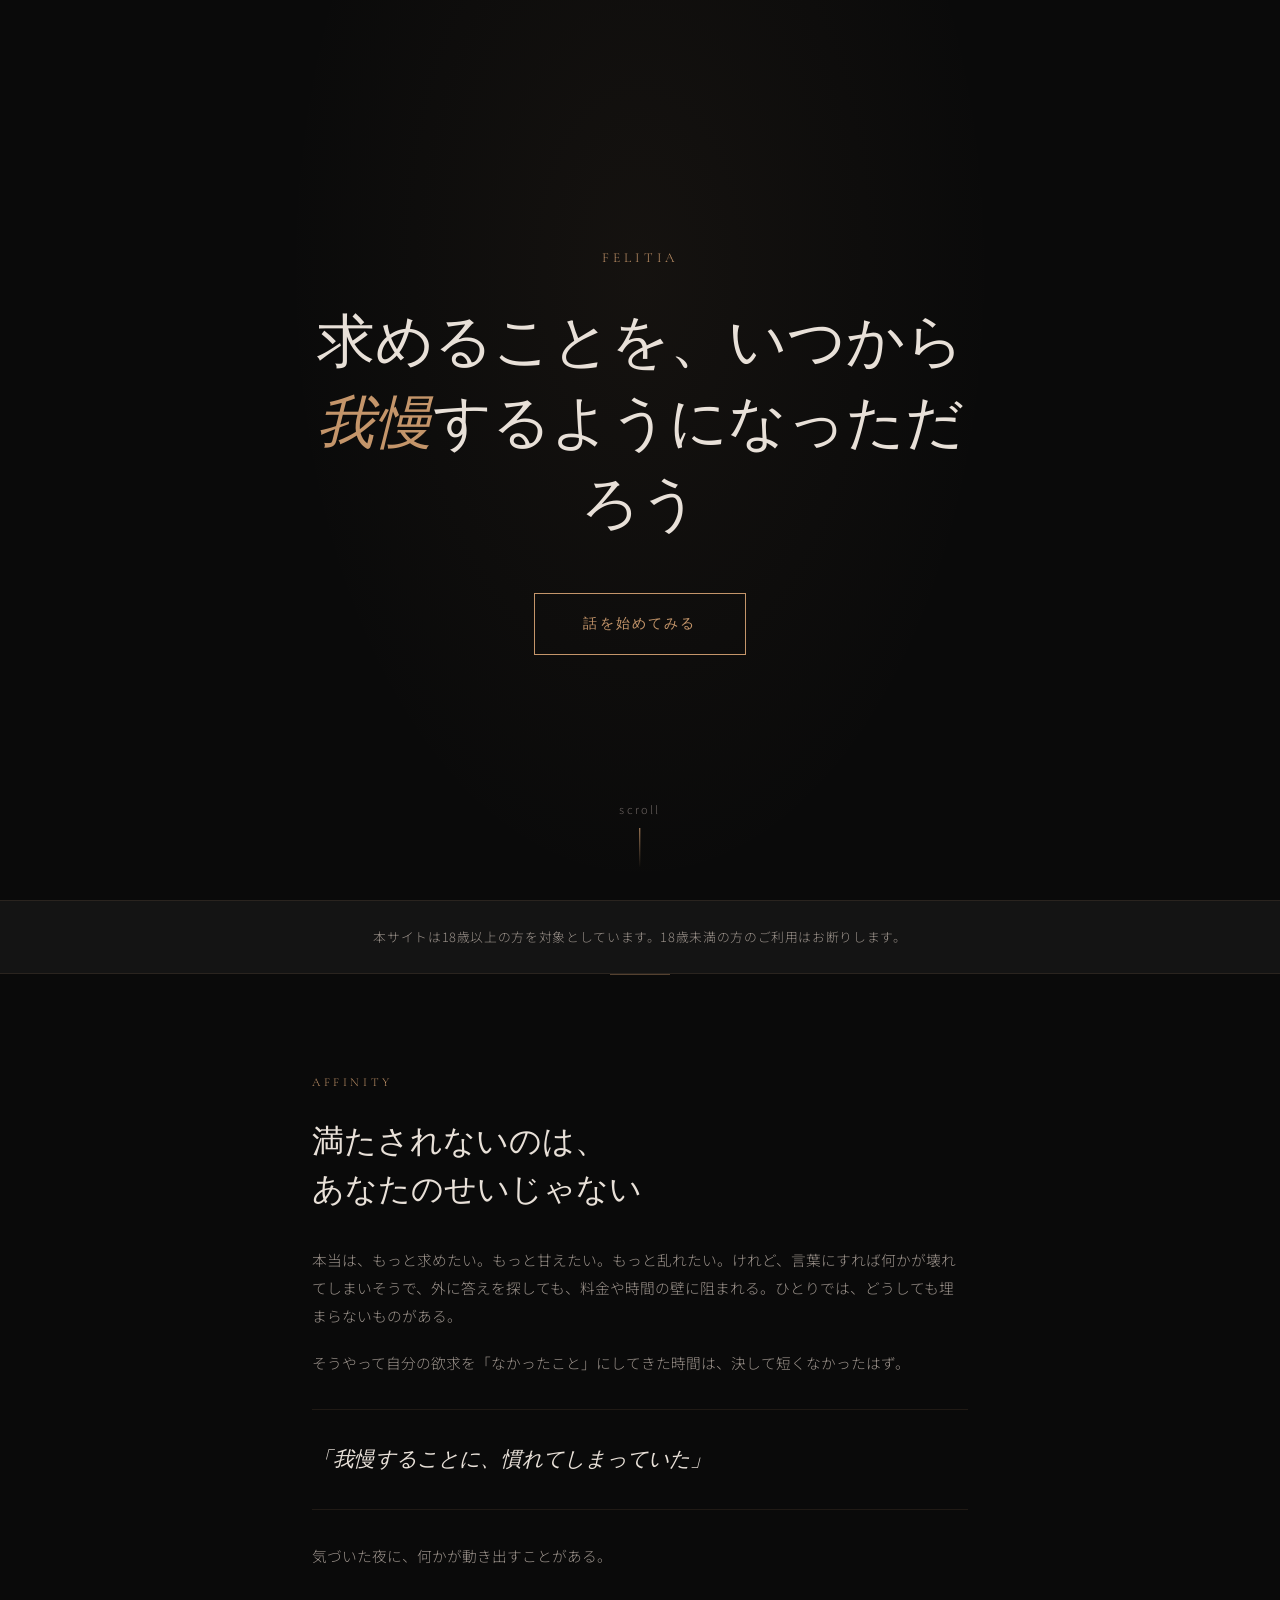
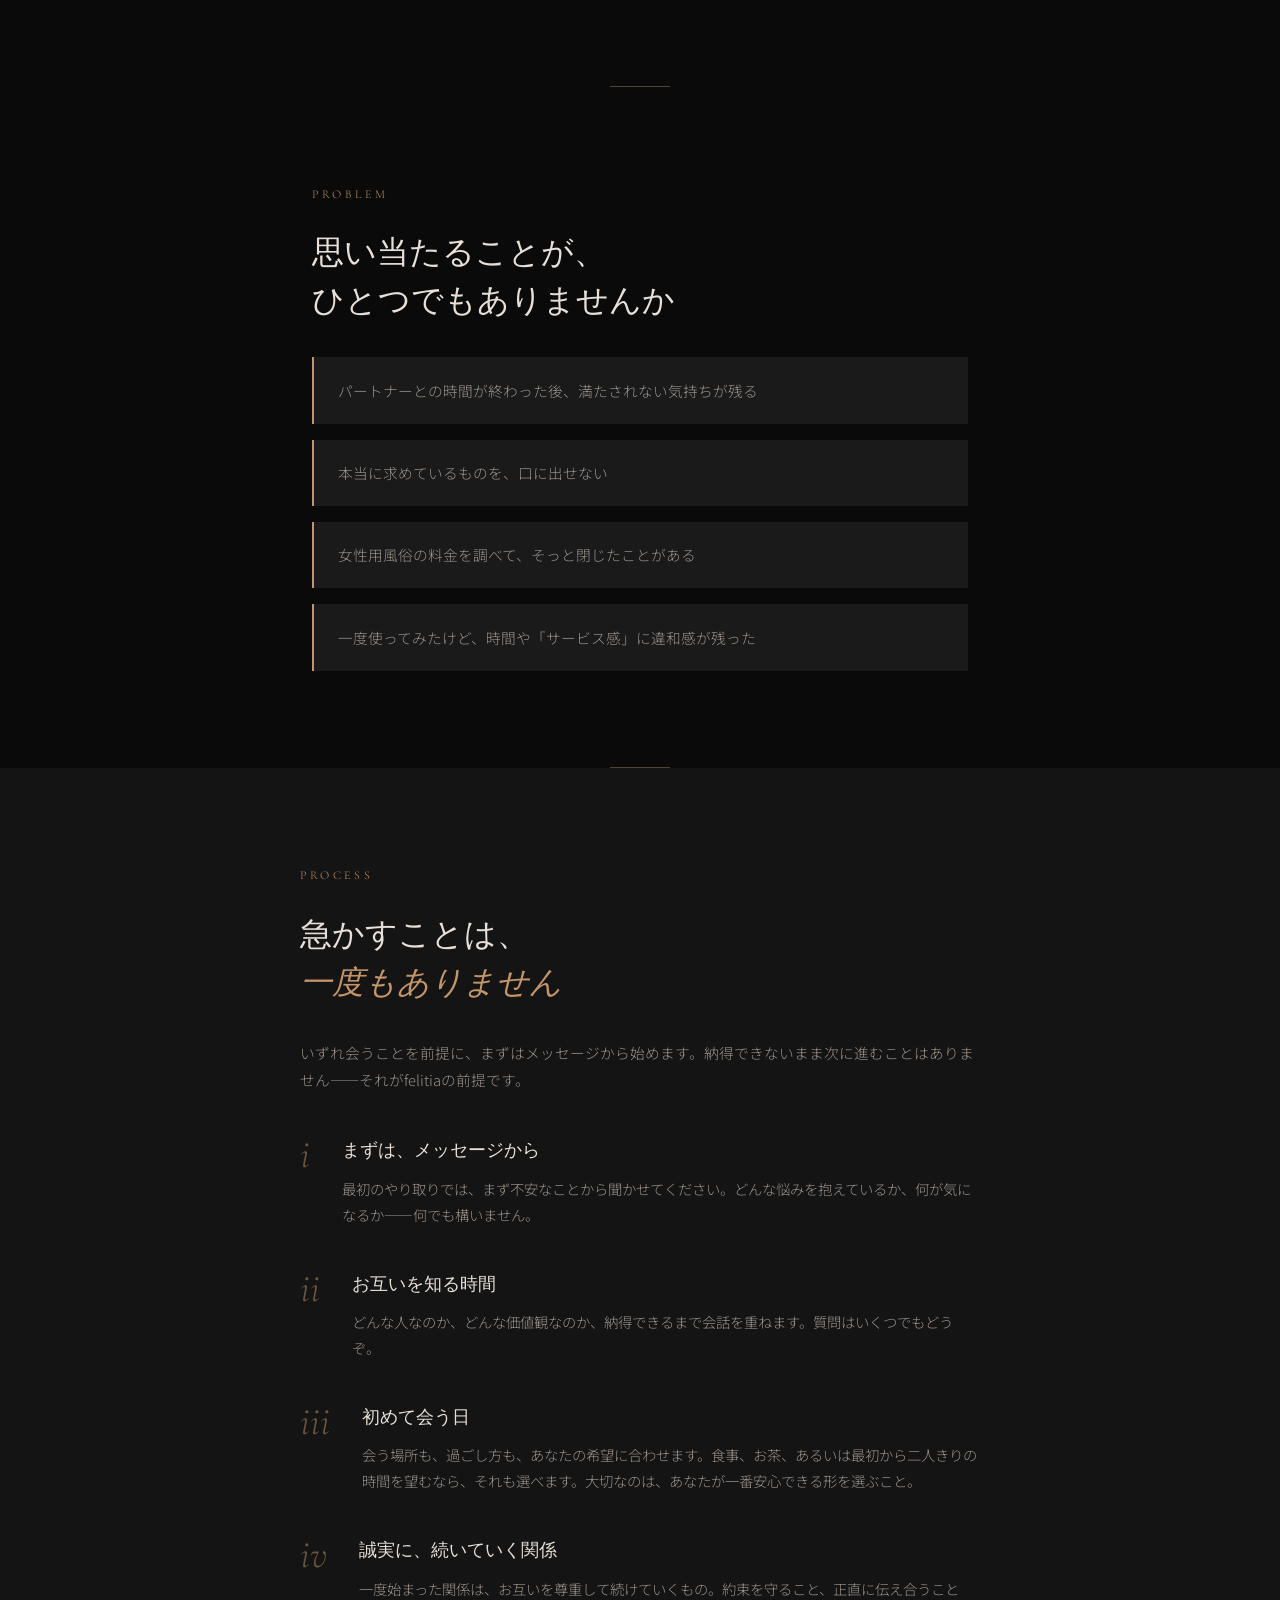
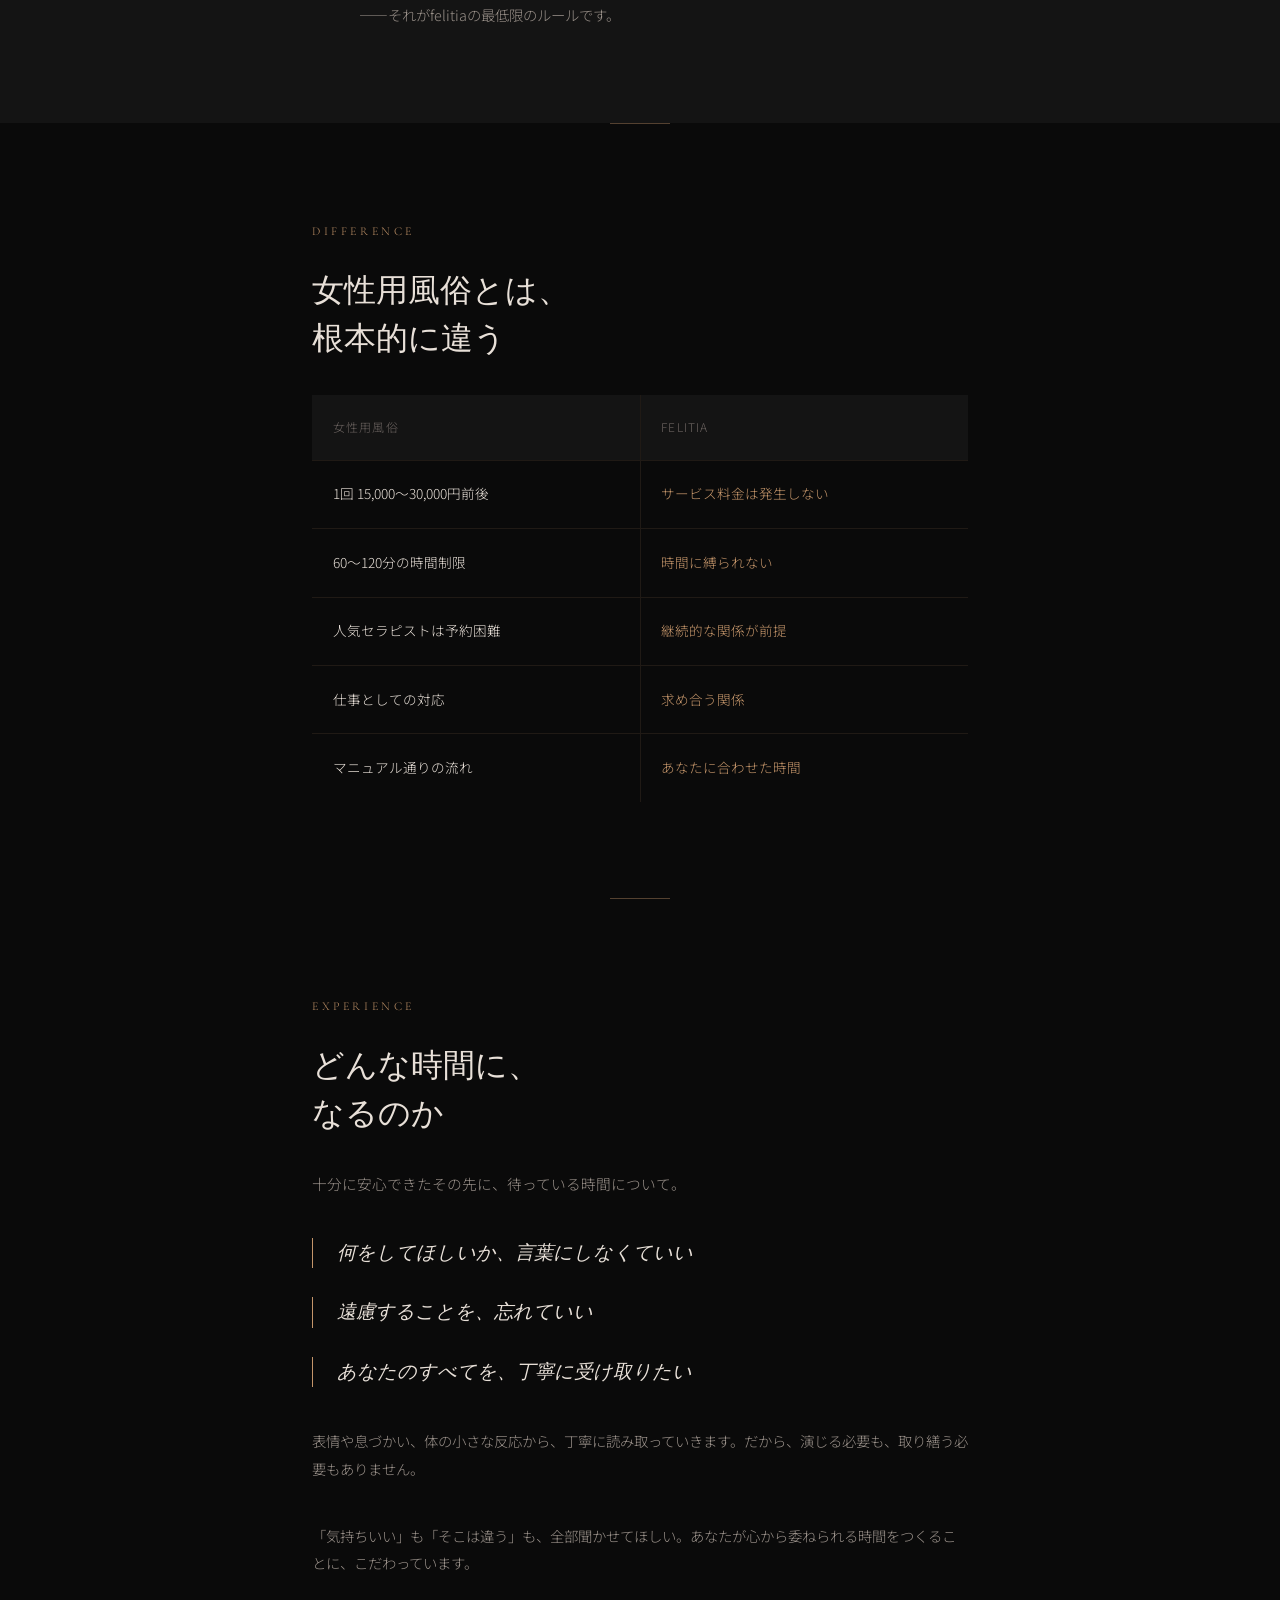
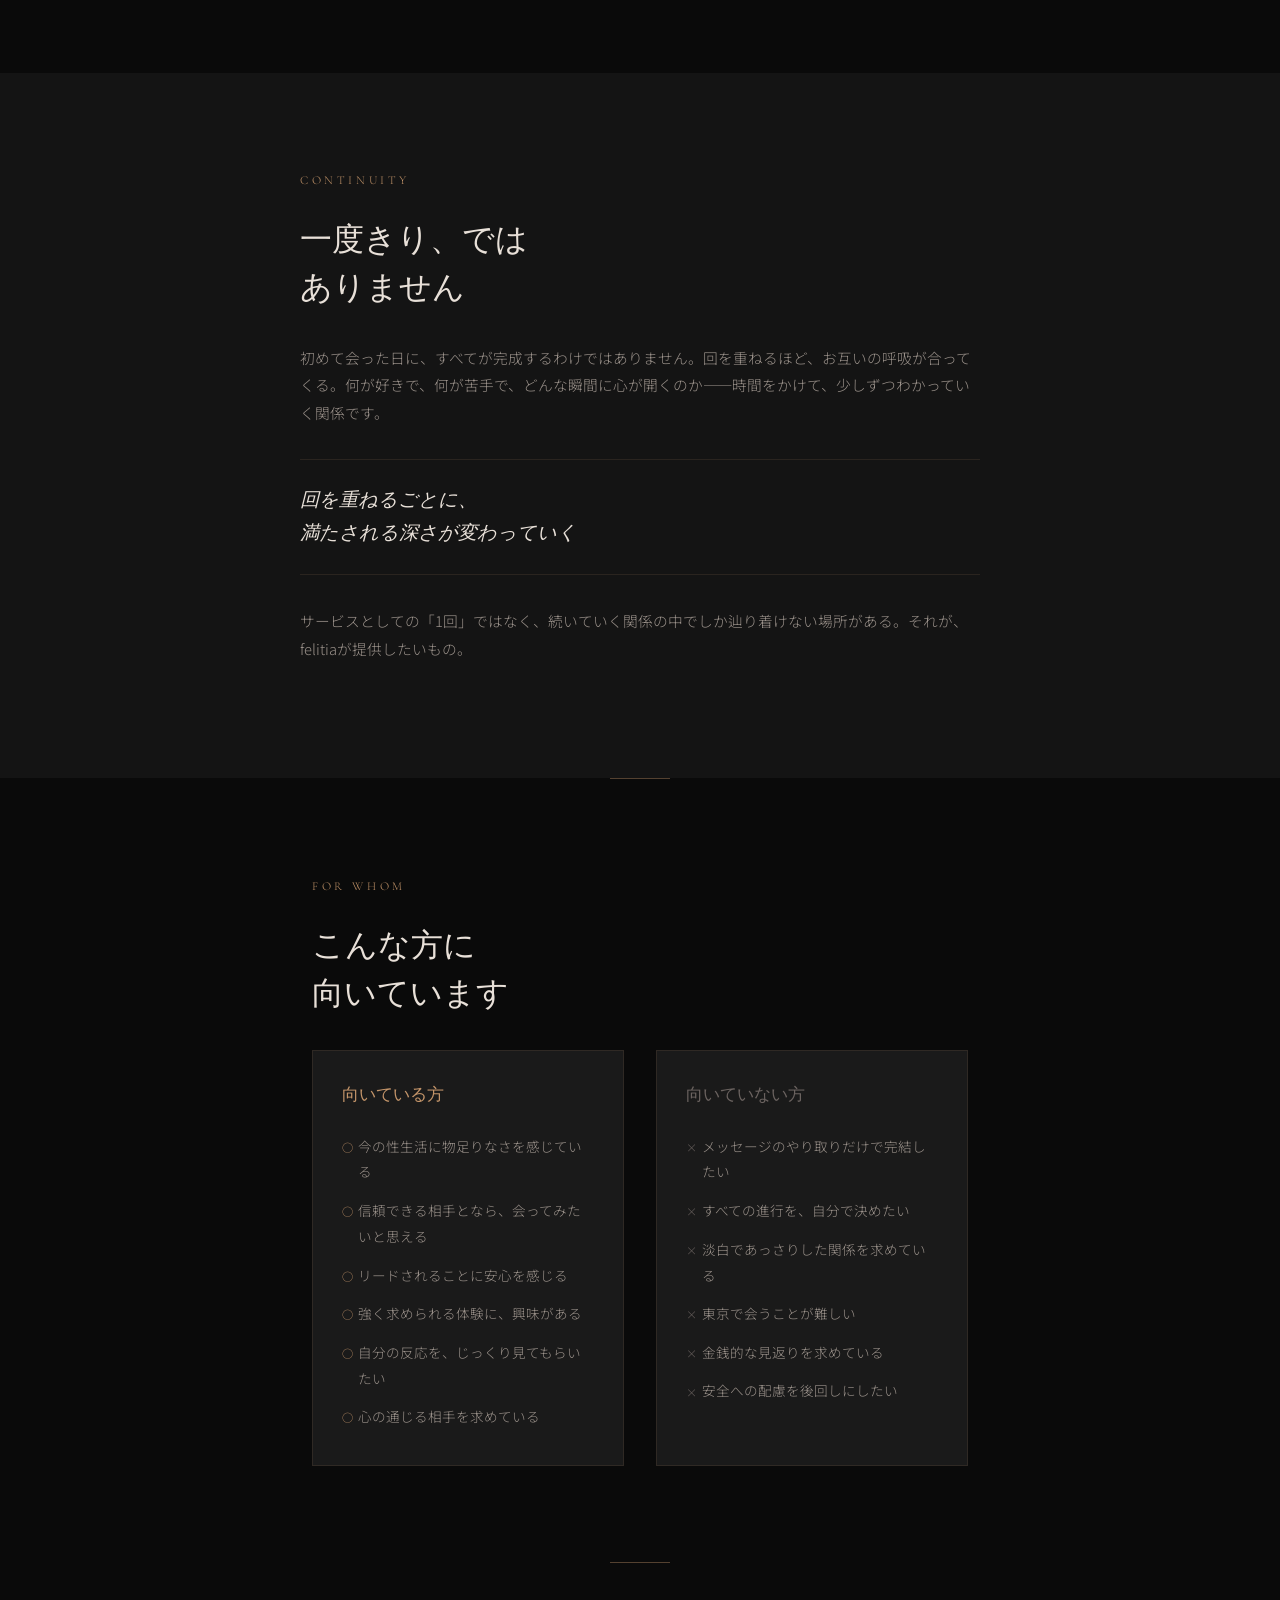
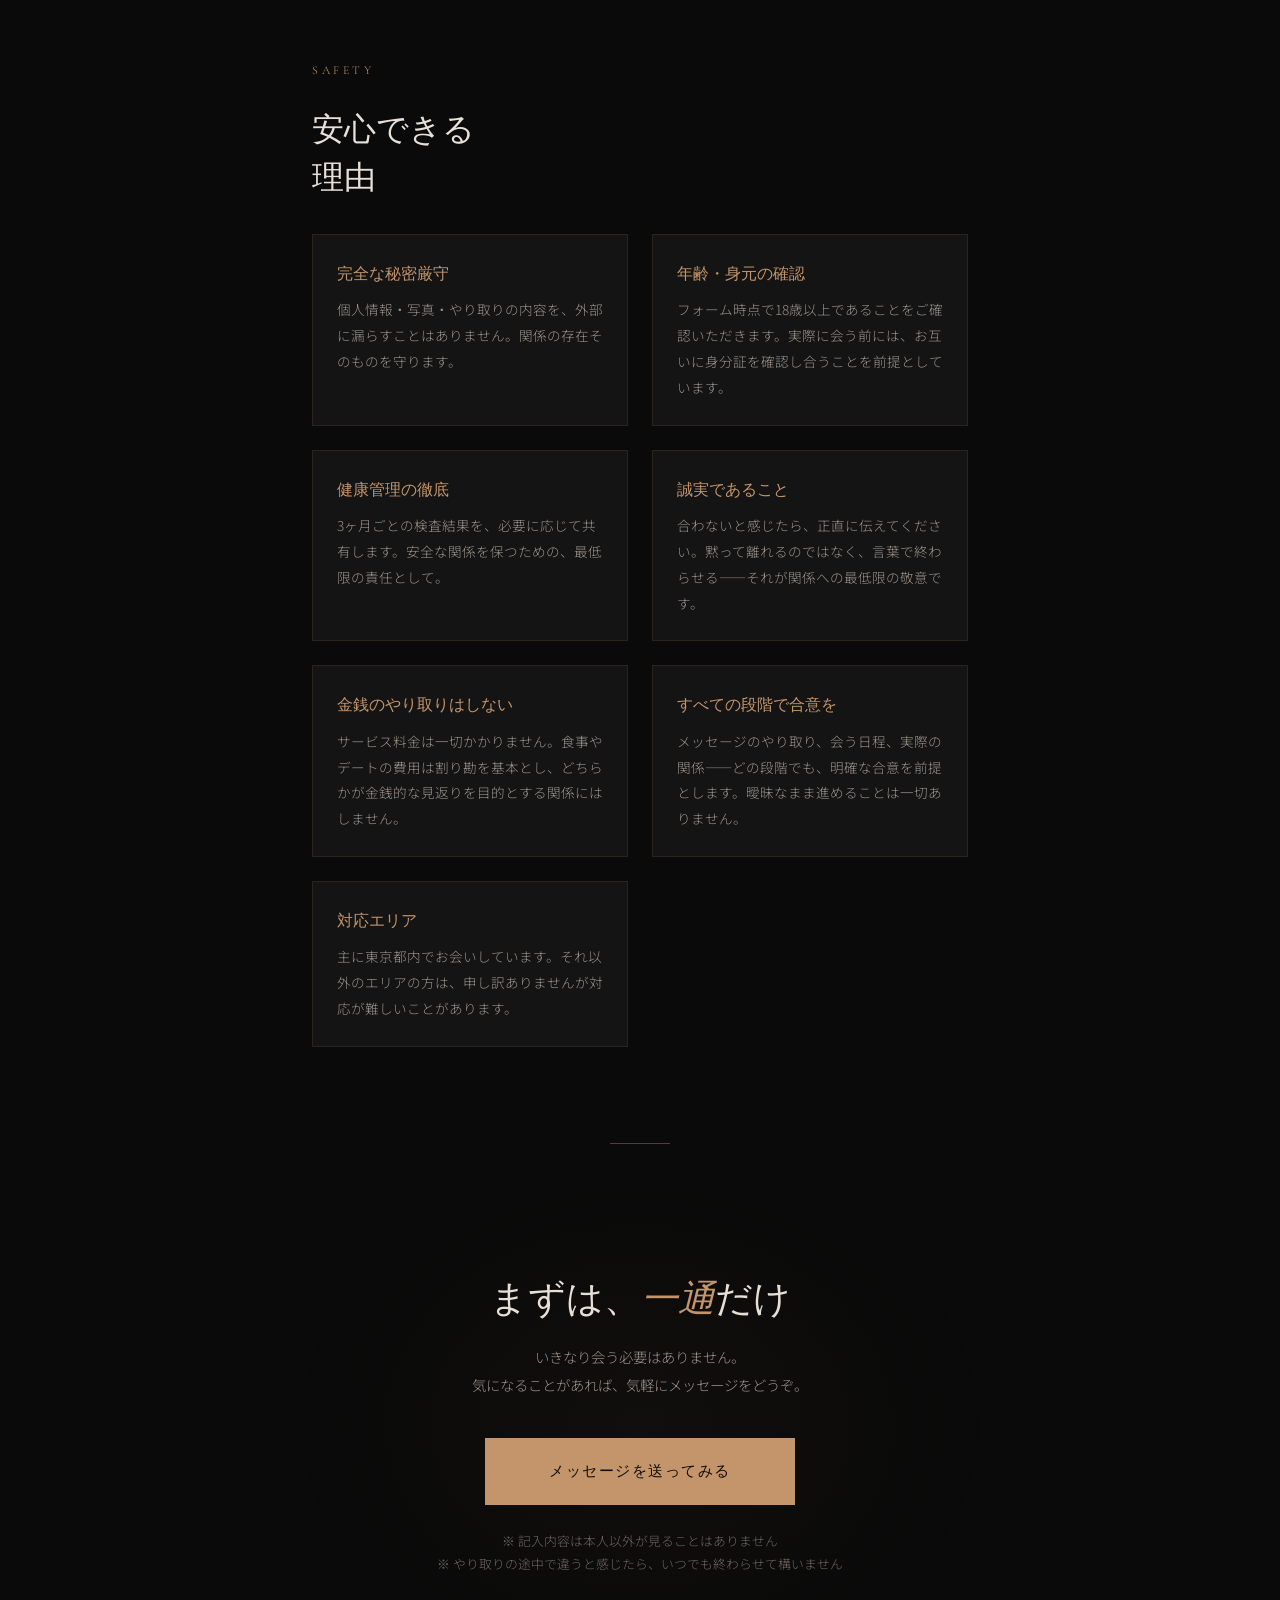
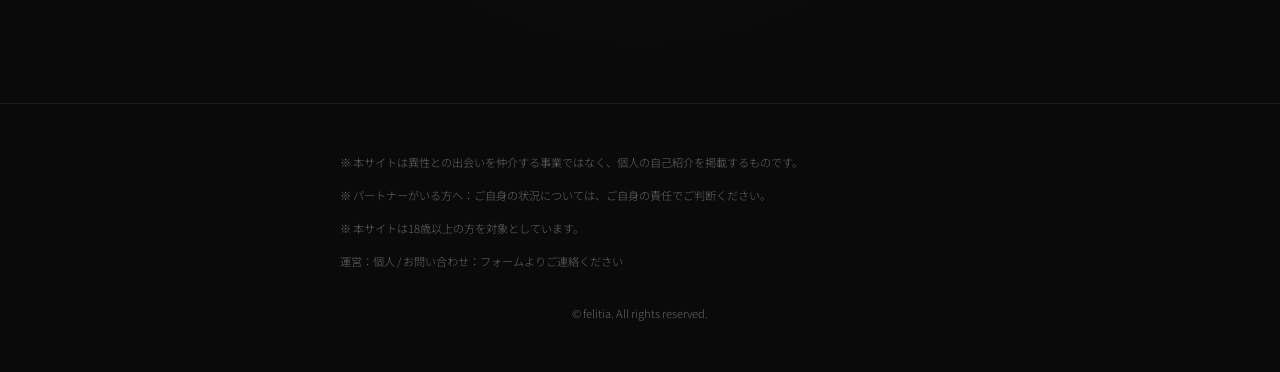
<file: index.html>
<!DOCTYPE html>
<html lang="ja">
<head>
  <meta charset="UTF-8">
  <meta name="viewport" content="width=device-width, initial-scale=1.0">
  <title>felitia — 我慢してきた欲望に、もうひとつの選択肢を</title>
  <meta name="description" content="女性用風俗は高い、パートナーには言えない、でも諦めたくない。急かされず、丁寧に向き合ってくれる、もうひとつの選択肢。">

  <!-- OGP -->
  <meta property="og:title" content="felitia — 我慢してきた欲望に、もうひとつの選択肢を">
  <meta property="og:description" content="女性用風俗は高い、パートナーには言えない、でも諦めたくない。急かされず、丁寧に向き合ってくれる、もうひとつの選択肢。">
  <meta property="og:type" content="website">
  <meta property="og:url" content="https://felitia-jp.com/">
  <meta property="og:site_name" content="felitia">
  <meta property="og:locale" content="ja_JP">

  <!-- Twitter Card -->
  <meta name="twitter:card" content="summary_large_image">
  <meta name="twitter:title" content="felitia — 我慢してきた欲望に、もうひとつの選択肢を">
  <meta name="twitter:description" content="女性用風俗は高い、パートナーには言えない、でも諦めたくない。急かされず、丁寧に向き合ってくれる、もうひとつの選択肢。">

  <!-- Canonical -->
  <link rel="canonical" href="https://felitia-jp.com/">

  <!-- Robots -->
  <meta name="robots" content="index, follow">
  <link rel="preconnect" href="https://fonts.googleapis.com">
  <link rel="preconnect" href="https://fonts.gstatic.com" crossorigin>
  <link href="https://fonts.googleapis.com/css2?family=Cormorant+Garamond:ital,wght@0,300;0,400;0,600;1,300;1,400&family=Noto+Sans+JP:wght@300;400;500&display=swap" rel="stylesheet">
  <link rel="stylesheet" href="/css/common.css">
  <link rel="stylesheet" href="/css/landing.css">
  <!-- Google tag (gtag.js) -->
  <script async src="https://www.googletagmanager.com/gtag/js?id=G-S76FVTNVSF"></script>
  <script>
    window.dataLayer = window.dataLayer || [];
    function gtag(){dataLayer.push(arguments);}
    gtag('js', new Date());

    gtag('config', 'G-S76FVTNVSF');
  </script>
  
</head>
<body>

  <!-- Hero -->
  <section class="hero">
    <p class="hero-eyebrow">felitia</p>
    <h1 class="hero-title">求めることを、いつから<br><em>我慢</em>するようになっただろう</h1>
    <a href="#contact" class="hero-cta">話を始めてみる</a>
    <div class="scroll-indicator">
      <span>scroll</span>
      <div class="scroll-line"></div>
    </div>
  </section>

  <!-- Age restriction banner -->
  <div class="age-banner">
    <p>本サイトは18歳以上の方を対象としています。18歳未満の方のご利用はお断りします。</p>
  </div>

  <div class="divider"></div>
  <section class="reveal">
    <p class="section-label">Affinity</p>
    <h2 class="section-title">満たされないのは、<br>あなたのせいじゃない</h2>
    <p class="body-text">本当は、もっと求めたい。もっと甘えたい。もっと乱れたい。けれど、言葉にすれば何かが壊れてしまいそうで、外に答えを探しても、料金や時間の壁に阻まれる。ひとりでは、どうしても埋まらないものがある。</p>
    <p class="body-text">そうやって自分の欲求を「なかったこと」にしてきた時間は、決して短くなかったはず。</p>
    <blockquote class="affinity-quote">「我慢することに、慣れてしまっていた」</blockquote>
    <p class="body-text">気づいた夜に、何かが動き出すことがある。</p>
  </section>

  <div class="divider"></div>

  <!-- Pain -->
  <section class="reveal">
    <p class="section-label">Problem</p>
    <h2 class="section-title">思い当たることが、<br>ひとつでもありませんか</h2>
    <ul class="pain-list">
      <li>パートナーとの時間が終わった後、満たされない気持ちが残る</li>
      <li>本当に求めているものを、口に出せない</li>
      <li>女性用風俗の料金を調べて、そっと閉じたことがある</li>
      <li>一度使ってみたけど、時間や「サービス感」に違和感が残った</li>
    </ul>
  </section>

  <div class="divider"></div>

  <!-- Process -->
  <section class="process-section reveal">
    <div class="process-inner">
      <p class="section-label">Process</p>
      <h2 class="section-title">急かすことは、<br><em>一度もありません</em></h2>
      <p class="body-text">いずれ会うことを前提に、まずはメッセージから始めます。納得できないまま次に進むことはありません——それがfelitiaの前提です。</p>

      <div class="process-steps">
        <div class="process-step">
          <span class="process-step-num">i</span>
          <div class="process-step-body">
            <h3>まずは、メッセージから</h3>
            <p>最初のやり取りでは、まず不安なことから聞かせてください。どんな悩みを抱えているか、何が気になるか——何でも構いません。</p>
          </div>
        </div>

        <div class="process-step">
          <span class="process-step-num">ii</span>
          <div class="process-step-body">
            <h3>お互いを知る時間</h3>
            <p>どんな人なのか、どんな価値観なのか、納得できるまで会話を重ねます。質問はいくつでもどうぞ。</p>
          </div>
        </div>

        <div class="process-step">
          <span class="process-step-num">iii</span>
          <div class="process-step-body">
            <h3>初めて会う日</h3>
            <p>会う場所も、過ごし方も、あなたの希望に合わせます。食事、お茶、あるいは最初から二人きりの時間を望むなら、それも選べます。大切なのは、あなたが一番安心できる形を選ぶこと。</p>
          </div>
        </div>

        <div class="process-step">
          <span class="process-step-num">iv</span>
          <div class="process-step-body">
            <h3>誠実に、続いていく関係</h3>
            <p>一度始まった関係は、お互いを尊重して続けていくもの。約束を守ること、正直に伝え合うこと——それがfelitiaの最低限のルールです。</p>
          </div>
        </div>
      </div>
    </div>
  </section>

  <div class="divider"></div>

  <!-- Difference -->
  <section class="reveal">
    <p class="section-label">Difference</p>
    <h2 class="section-title">女性用風俗とは、<br>根本的に違う</h2>
    <div class="diff-grid">
      <div class="diff-cell header">女性用風俗</div>
      <div class="diff-cell header">felitia</div>
      <div class="diff-cell">1回 15,000〜30,000円前後</div>
      <div class="diff-cell highlight">サービス料金は発生しない</div>
      <div class="diff-cell">60〜120分の時間制限</div>
      <div class="diff-cell highlight">時間に縛られない</div>
      <div class="diff-cell">人気セラピストは予約困難</div>
      <div class="diff-cell highlight">継続的な関係が前提</div>
      <div class="diff-cell">仕事としての対応</div>
      <div class="diff-cell highlight">求め合う関係</div>
      <div class="diff-cell">マニュアル通りの流れ</div>
      <div class="diff-cell highlight">あなたに合わせた時間</div>
    </div>
  </section>

  <div class="divider"></div>

  <!-- Experience -->
  <section class="reveal">
    <p class="section-label">Experience</p>
    <h2 class="section-title">どんな時間に、<br>なるのか</h2>
    <p class="body-text">十分に安心できたその先に、待っている時間について。</p>
    <div class="experience-lines">
      <p class="experience-line">何をしてほしいか、言葉にしなくていい</p>
      <p class="experience-line">遠慮することを、忘れていい</p>
      <p class="experience-line">あなたのすべてを、丁寧に受け取りたい</p>
    </div>
    <p class="experience-body">表情や息づかい、体の小さな反応から、丁寧に読み取っていきます。だから、演じる必要も、取り繕う必要もありません。</p>
    <p class="experience-body">「気持ちいい」も「そこは違う」も、全部聞かせてほしい。あなたが心から委ねられる時間をつくることに、こだわっています。</p>
  </section>

  <!-- Continuity -->
  <section class="continuity-section reveal">
    <div class="continuity-inner">
      <p class="section-label">Continuity</p>
      <h2 class="section-title">一度きり、では<br>ありません</h2>
      <p class="continuity-body">初めて会った日に、すべてが完成するわけではありません。回を重ねるほど、お互いの呼吸が合ってくる。何が好きで、何が苦手で、どんな瞬間に心が開くのか——時間をかけて、少しずつわかっていく関係です。</p>
      <blockquote class="continuity-highlight">回を重ねるごとに、<br>満たされる深さが変わっていく</blockquote>
      <p class="continuity-body">サービスとしての「1回」ではなく、続いていく関係の中でしか辿り着けない場所がある。それが、felitiaが提供したいもの。</p>
    </div>
  </section>

  <div class="divider"></div>

  <!-- Narrow -->
  <section class="reveal">
    <p class="section-label">For Whom</p>
    <h2 class="section-title">こんな方に<br>向いています</h2>
    <div class="narrow-grid">
      <div class="narrow-card for">
        <h3>向いている方</h3>
        <ul>
          <li>今の性生活に物足りなさを感じている</li>
          <li>信頼できる相手となら、会ってみたいと思える</li>
          <li>リードされることに安心を感じる</li>
          <li>強く求められる体験に、興味がある</li>
          <li>自分の反応を、じっくり見てもらいたい</li>
          <li>心の通じる相手を求めている</li>
        </ul>
      </div>
      <div class="narrow-card not">
        <h3>向いていない方</h3>
        <ul>
          <li>メッセージのやり取りだけで完結したい</li>
          <li>すべての進行を、自分で決めたい</li>
          <li>淡白であっさりした関係を求めている</li>
          <li>東京で会うことが難しい</li>
          <li>金銭的な見返りを求めている</li>
          <li>安全への配慮を後回しにしたい</li>
        </ul>
      </div>
    </div>
  </section>

  <div class="divider"></div>

  <!-- Safety -->
  <section class="reveal">
    <p class="section-label">Safety</p>
    <h2 class="section-title">安心できる<br>理由</h2>
    <div class="safety-grid">
      <div class="safety-card">
        <h3>完全な秘密厳守</h3>
        <p>個人情報・写真・やり取りの内容を、外部に漏らすことはありません。関係の存在そのものを守ります。</p>
      </div>
      <div class="safety-card">
        <h3>年齢・身元の確認</h3>
        <p>フォーム時点で18歳以上であることをご確認いただきます。実際に会う前には、お互いに身分証を確認し合うことを前提としています。</p>
      </div>
      <div class="safety-card">
        <h3>健康管理の徹底</h3>
        <p>3ヶ月ごとの検査結果を、必要に応じて共有します。安全な関係を保つための、最低限の責任として。</p>
      </div>
      <div class="safety-card">
        <h3>誠実であること</h3>
        <p>合わないと感じたら、正直に伝えてください。黙って離れるのではなく、言葉で終わらせる——それが関係への最低限の敬意です。</p>
      </div>
      <div class="safety-card">
        <h3>金銭のやり取りはしない</h3>
        <p>サービス料金は一切かかりません。食事やデートの費用は割り勘を基本とし、どちらかが金銭的な見返りを目的とする関係にはしません。</p>
      </div>
      <div class="safety-card">
        <h3>すべての段階で合意を</h3>
        <p>メッセージのやり取り、会う日程、実際の関係——どの段階でも、明確な合意を前提とします。曖昧なまま進めることは一切ありません。</p>
      </div>
      <div class="safety-card">
        <h3>対応エリア</h3>
        <p>主に東京都内でお会いしています。それ以外のエリアの方は、申し訳ありませんが対応が難しいことがあります。</p>
      </div>
    </div>
  </section>

  <div class="divider"></div>

  <!-- CTA -->
  <section class="cta-section reveal" id="contact">
    <h2 class="cta-title">まずは、<em>一通</em>だけ</h2>
    <p class="cta-sub">いきなり会う必要はありません。<br>気になることがあれば、気軽にメッセージをどうぞ。</p>
    <a href="https://forms.gle/uYxsdPDs2fV5PGCB9" class="cta-button">メッセージを送ってみる</a>
    <p class="cta-reassurance">※ 記入内容は本人以外が見ることはありません<br>※ やり取りの途中で違うと感じたら、いつでも終わらせて構いません</p>
  </section>

  <footer>
    <div class="footer-notes">
      <p>※ 本サイトは異性との出会いを仲介する事業ではなく、個人の自己紹介を掲載するものです。</p>
      <p>※ パートナーがいる方へ：ご自身の状況については、ご自身の責任でご判断ください。</p>
      <p>※ 本サイトは18歳以上の方を対象としています。</p>
      <p>運営：個人 / お問い合わせ：フォームよりご連絡ください</p>
    </div>
    <p>&copy; felitia. All rights reserved.</p>
  </footer>

  <script src="/js/reveal.js"></script>

</body>
</html>
</file>
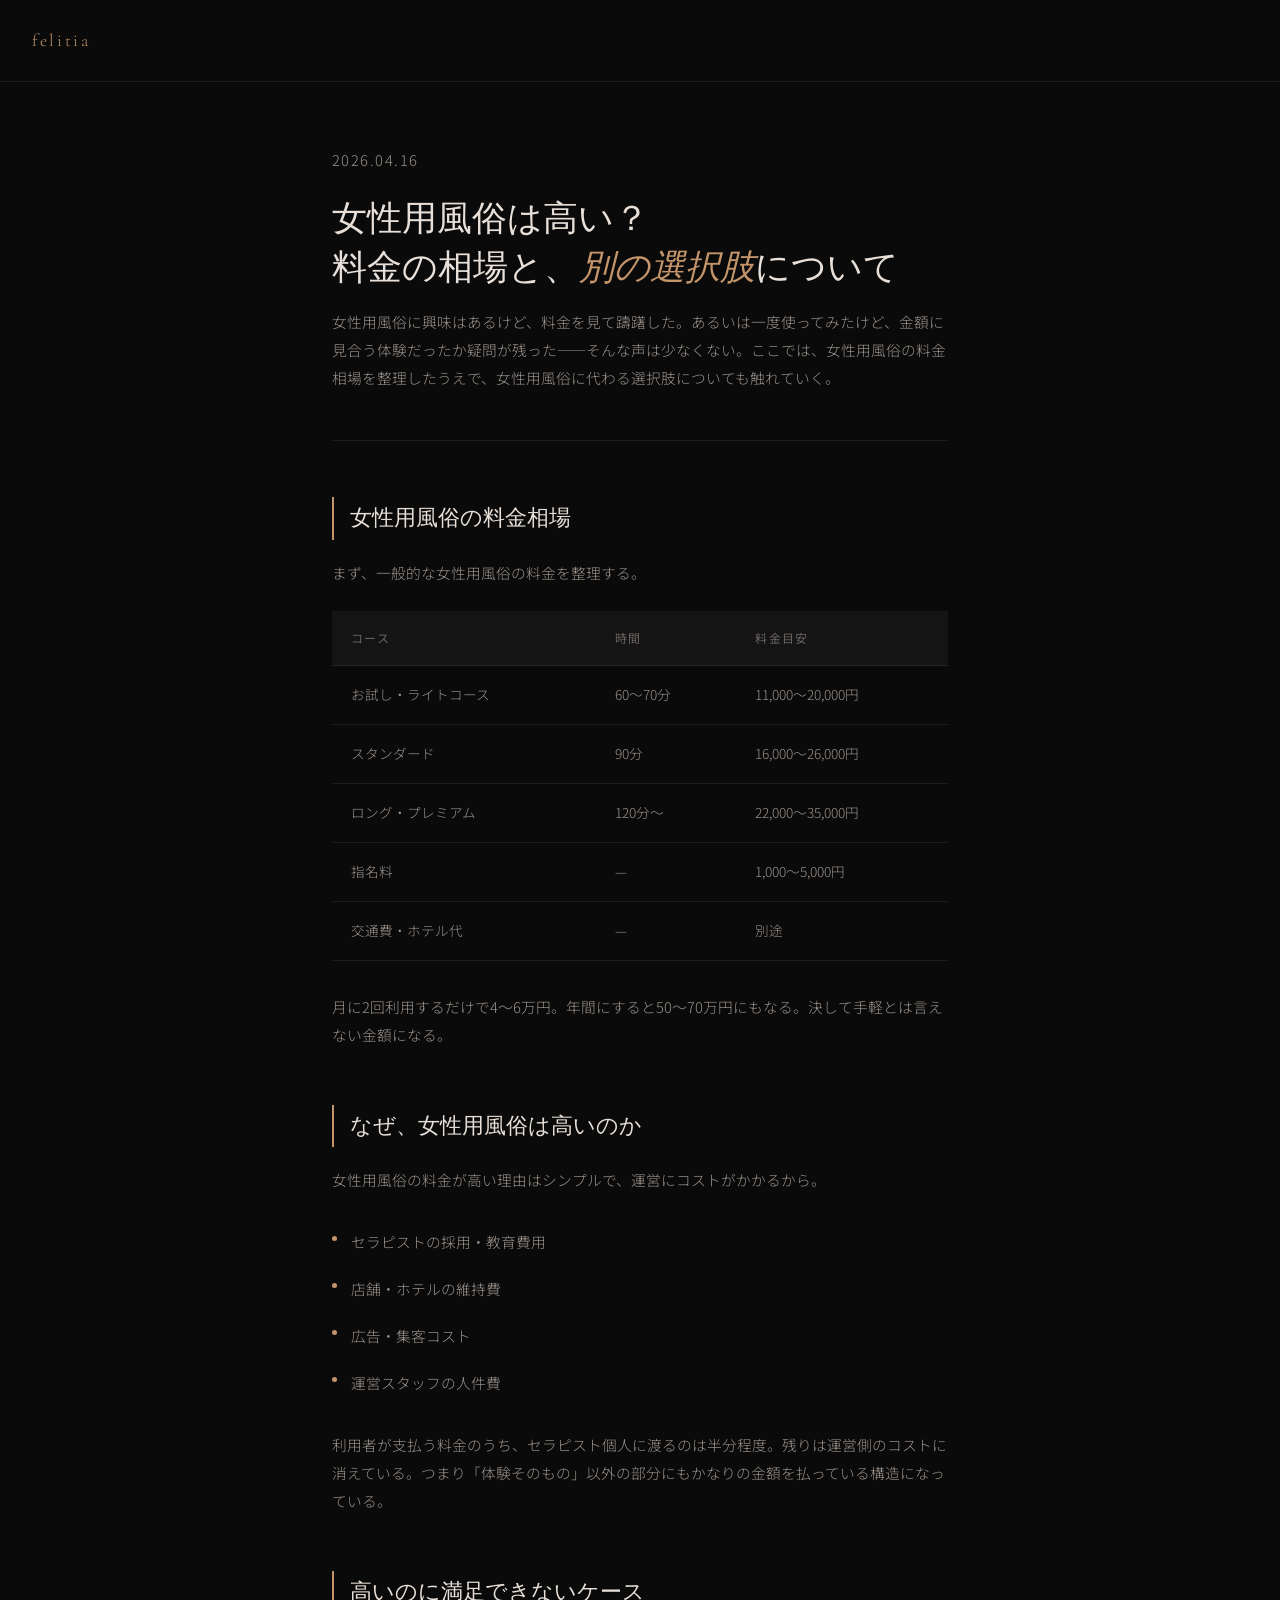
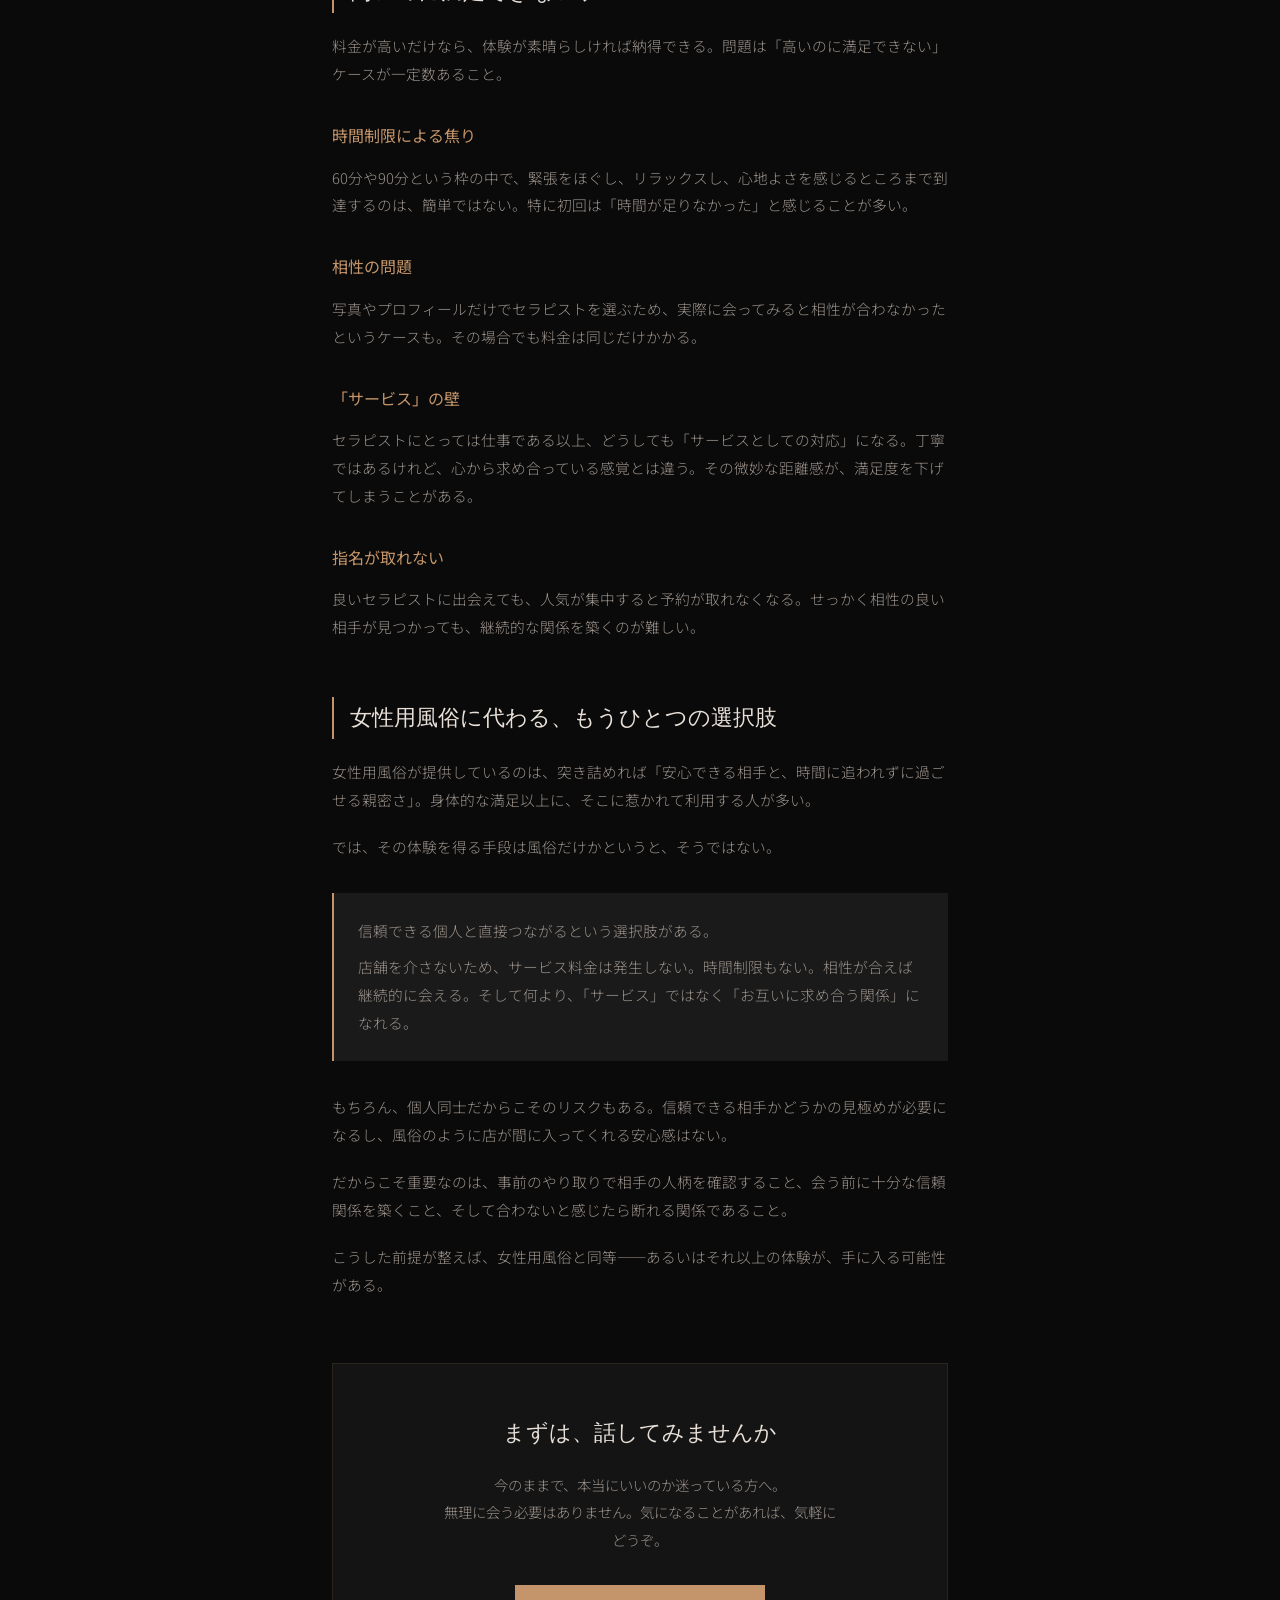
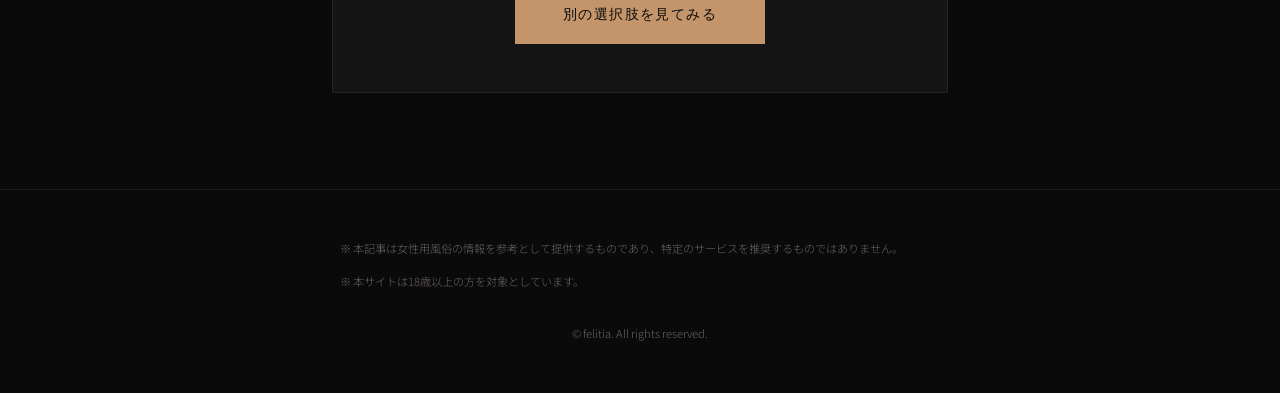
<file: blog/joshifu-cost/index.html>
<!DOCTYPE html>
<html lang="ja">
<head>
  <meta charset="UTF-8">
  <meta name="viewport" content="width=device-width, initial-scale=1.0">
  <title>女性用風俗は高い？料金の相場と、別の選択肢について | felitia</title>
  <meta name="description" content="女性用風俗の料金相場は1回2万〜5万円。高いと感じる理由、それでも満足できないケース、そして女性用風俗に代わる選択肢について解説。">
  <meta name="keywords" content="女性用風俗 高い, 女性用風俗 料金, 女性用風俗 相場, 女風 値段, 女風 高い">

  
  <!-- OGP -->
  <meta property="og:title" content="女性用風俗は高い？料金の相場と、別の選択肢について">
  <meta property="og:description" content="女性用風俗の料金相場は1回2万〜5万円。高いと感じる理由、それでも満足できないケース、そして女性用風俗に代わる選択肢について解説。">
  <meta property="og:type" content="article">
  <meta property="og:url" content="https://felitia-jp.com/blog/joshifu-cost/">
  <meta property="og:site_name" content="felitia">
  <meta property="og:locale" content="ja_JP">

  <!-- Twitter Card -->
  <meta name="twitter:card" content="summary_large_image">
  <meta name="twitter:title" content="女性用風俗は高い？料金の相場と、別の選択肢について">
  <meta name="twitter:description" content="女性用風俗の料金相場は1回2万〜5万円。高いと感じる理由、それでも満足できないケース、そして女性用風俗に代わる選択肢について解説。">

  <!-- Canonical -->
  <link rel="canonical" href="https://felitia-jp.com/blog/joshifu-cost/">

  <!-- Robots -->
  <meta name="robots" content="index, follow">
  <link rel="preconnect" href="https://fonts.googleapis.com">
  <link rel="preconnect" href="https://fonts.gstatic.com" crossorigin>
  <link href="https://fonts.googleapis.com/css2?family=Cormorant+Garamond:ital,wght@0,300;0,400;0,600;1,300;1,400&family=Noto+Sans+JP:wght@300;400;500&display=swap" rel="stylesheet">
  <link rel="stylesheet" href="/css/common.css">
  <link rel="stylesheet" href="/css/article.css">
  <!-- Google tag (gtag.js) -->
  <script async src="https://www.googletagmanager.com/gtag/js?id=G-S76FVTNVSF"></script>
  <script>
    window.dataLayer = window.dataLayer || [];
    function gtag(){dataLayer.push(arguments);}
    gtag('js', new Date());

    gtag('config', 'G-S76FVTNVSF');
  </script>
</head>
<body>

  <header class="site-header">
    <a href="/">felitia</a>
  </header>

  <article class="article-container">

    <p class="article-meta">2026.04.16</p>

    <h1 class="article-title">女性用風俗は高い？<br>料金の相場と、<em>別の選択肢</em>について</h1>

    <p class="article-intro">女性用風俗に興味はあるけど、料金を見て躊躇した。あるいは一度使ってみたけど、金額に見合う体験だったか疑問が残った——そんな声は少なくない。ここでは、女性用風俗の料金相場を整理したうえで、女性用風俗に代わる選択肢についても触れていく。</p>

    <!-- Section 1 -->
    <h2>女性用風俗の料金相場</h2>

    <p>まず、一般的な女性用風俗の料金を整理する。</p>

    <table class="price-table">
      <thead>
        <tr>
          <th>コース</th>
          <th>時間</th>
          <th>料金目安</th>
        </tr>
      </thead>
      <tbody>
        <tr>
          <td>お試し・ライトコース</td>
          <td>60〜70分</td>
          <td>11,000〜20,000円</td>
        </tr>
        <tr>
          <td>スタンダード</td>
          <td>90分</td>
          <td>16,000〜26,000円</td>
        </tr>
        <tr>
          <td>ロング・プレミアム</td>
          <td>120分〜</td>
          <td>22,000〜35,000円</td>
        </tr>
        <tr>
          <td>指名料</td>
          <td>—</td>
          <td>1,000〜5,000円</td>
        </tr>
        <tr>
          <td>交通費・ホテル代</td>
          <td>—</td>
          <td>別途</td>
        </tr>
      </tbody>
    </table>

    <p>月に2回利用するだけで4〜6万円。年間にすると50〜70万円にもなる。決して手軽とは言えない金額になる。</p>

    <!-- Section 2 -->
    <h2>なぜ、女性用風俗は高いのか</h2>

    <p>女性用風俗の料金が高い理由はシンプルで、運営にコストがかかるから。</p>

    <ul class="content-list">
      <li>セラピストの採用・教育費用</li>
      <li>店舗・ホテルの維持費</li>
      <li>広告・集客コスト</li>
      <li>運営スタッフの人件費</li>
    </ul>

    <p>利用者が支払う料金のうち、セラピスト個人に渡るのは半分程度。残りは運営側のコストに消えている。つまり「体験そのもの」以外の部分にもかなりの金額を払っている構造になっている。</p>

    <!-- Section 3 -->
    <h2>高いのに満足できないケース</h2>

    <p>料金が高いだけなら、体験が素晴らしければ納得できる。問題は「高いのに満足できない」ケースが一定数あること。</p>

    <h3>時間制限による焦り</h3>
    <p>60分や90分という枠の中で、緊張をほぐし、リラックスし、心地よさを感じるところまで到達するのは、簡単ではない。特に初回は「時間が足りなかった」と感じることが多い。</p>

    <h3>相性の問題</h3>
    <p>写真やプロフィールだけでセラピストを選ぶため、実際に会ってみると相性が合わなかったというケースも。その場合でも料金は同じだけかかる。</p>

    <h3>「サービス」の壁</h3>
    <p>セラピストにとっては仕事である以上、どうしても「サービスとしての対応」になる。丁寧ではあるけれど、心から求め合っている感覚とは違う。その微妙な距離感が、満足度を下げてしまうことがある。</p>

    <h3>指名が取れない</h3>
    <p>良いセラピストに出会えても、人気が集中すると予約が取れなくなる。せっかく相性の良い相手が見つかっても、継続的な関係を築くのが難しい。</p>

    <!-- Section 4 -->
    <h2>女性用風俗に代わる、もうひとつの選択肢</h2>

    <p>女性用風俗が提供しているのは、突き詰めれば「安心できる相手と、時間に追われずに過ごせる親密さ」。身体的な満足以上に、そこに惹かれて利用する人が多い。</p>

    <p>では、その体験を得る手段は風俗だけかというと、そうではない。</p>

    <div class="highlight-box">
      <p>信頼できる個人と直接つながるという選択肢がある。</p>
      <p>店舗を介さないため、サービス料金は発生しない。時間制限もない。相性が合えば継続的に会える。そして何より、「サービス」ではなく「お互いに求め合う関係」になれる。</p>
    </div>

    <p>もちろん、個人同士だからこそのリスクもある。信頼できる相手かどうかの見極めが必要になるし、風俗のように店が間に入ってくれる安心感はない。</p>

    <p>だからこそ重要なのは、事前のやり取りで相手の人柄を確認すること、会う前に十分な信頼関係を築くこと、そして合わないと感じたら断れる関係であること。</p>

    <p>こうした前提が整えば、女性用風俗と同等——あるいはそれ以上の体験が、手に入る可能性がある。</p>

    <!-- CTA -->
    <div class="article-cta">
      <h2>まずは、話してみませんか</h2>
      <p>今のままで、本当にいいのか迷っている方へ。<br>無理に会う必要はありません。気になることがあれば、気軽にどうぞ。</p>
      <a href="/#contact">別の選択肢を見てみる</a>
    </div>

  </article>

  <footer>
    <div class="footer-notes">
      <p>※ 本記事は女性用風俗の情報を参考として提供するものであり、特定のサービスを推奨するものではありません。</p>
      <p>※ 本サイトは18歳以上の方を対象としています。</p>
    </div>
    <p>&copy; felitia. All rights reserved.</p>
  </footer>

</body>
</html>
</file>
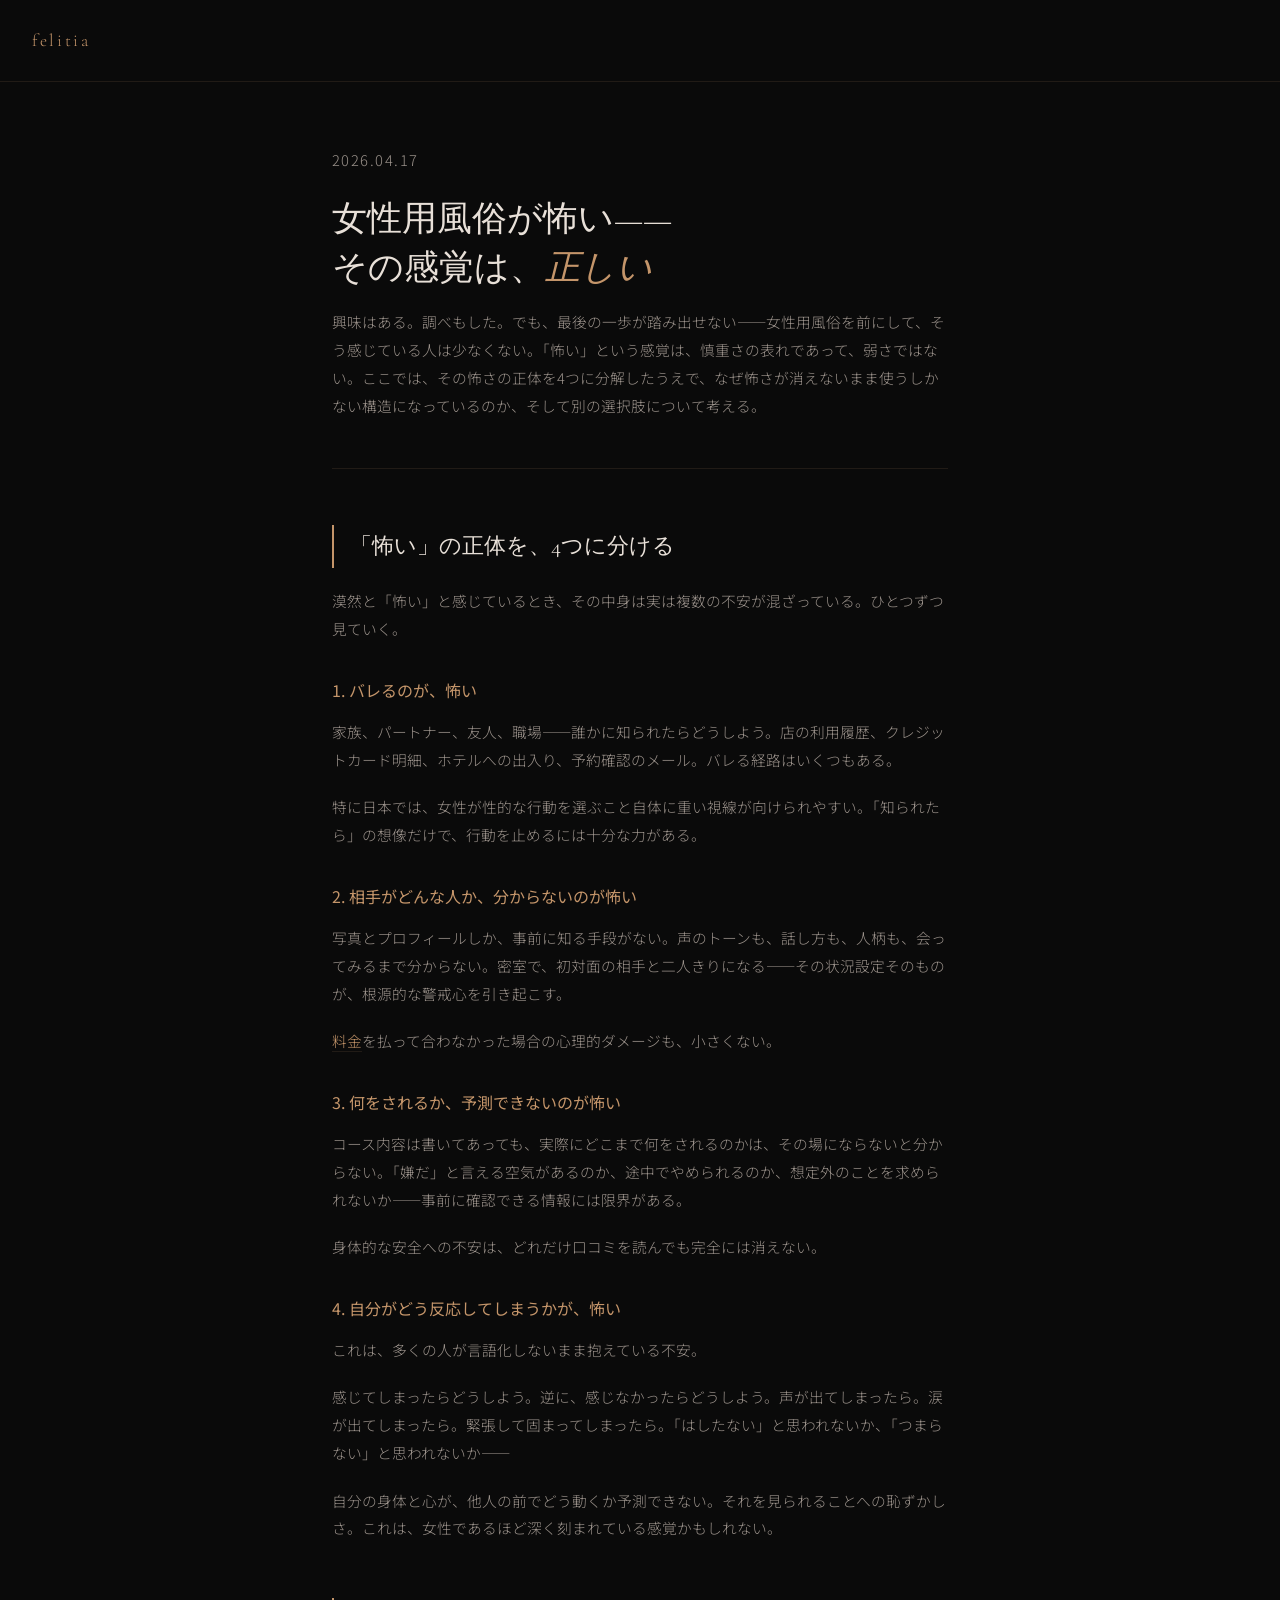
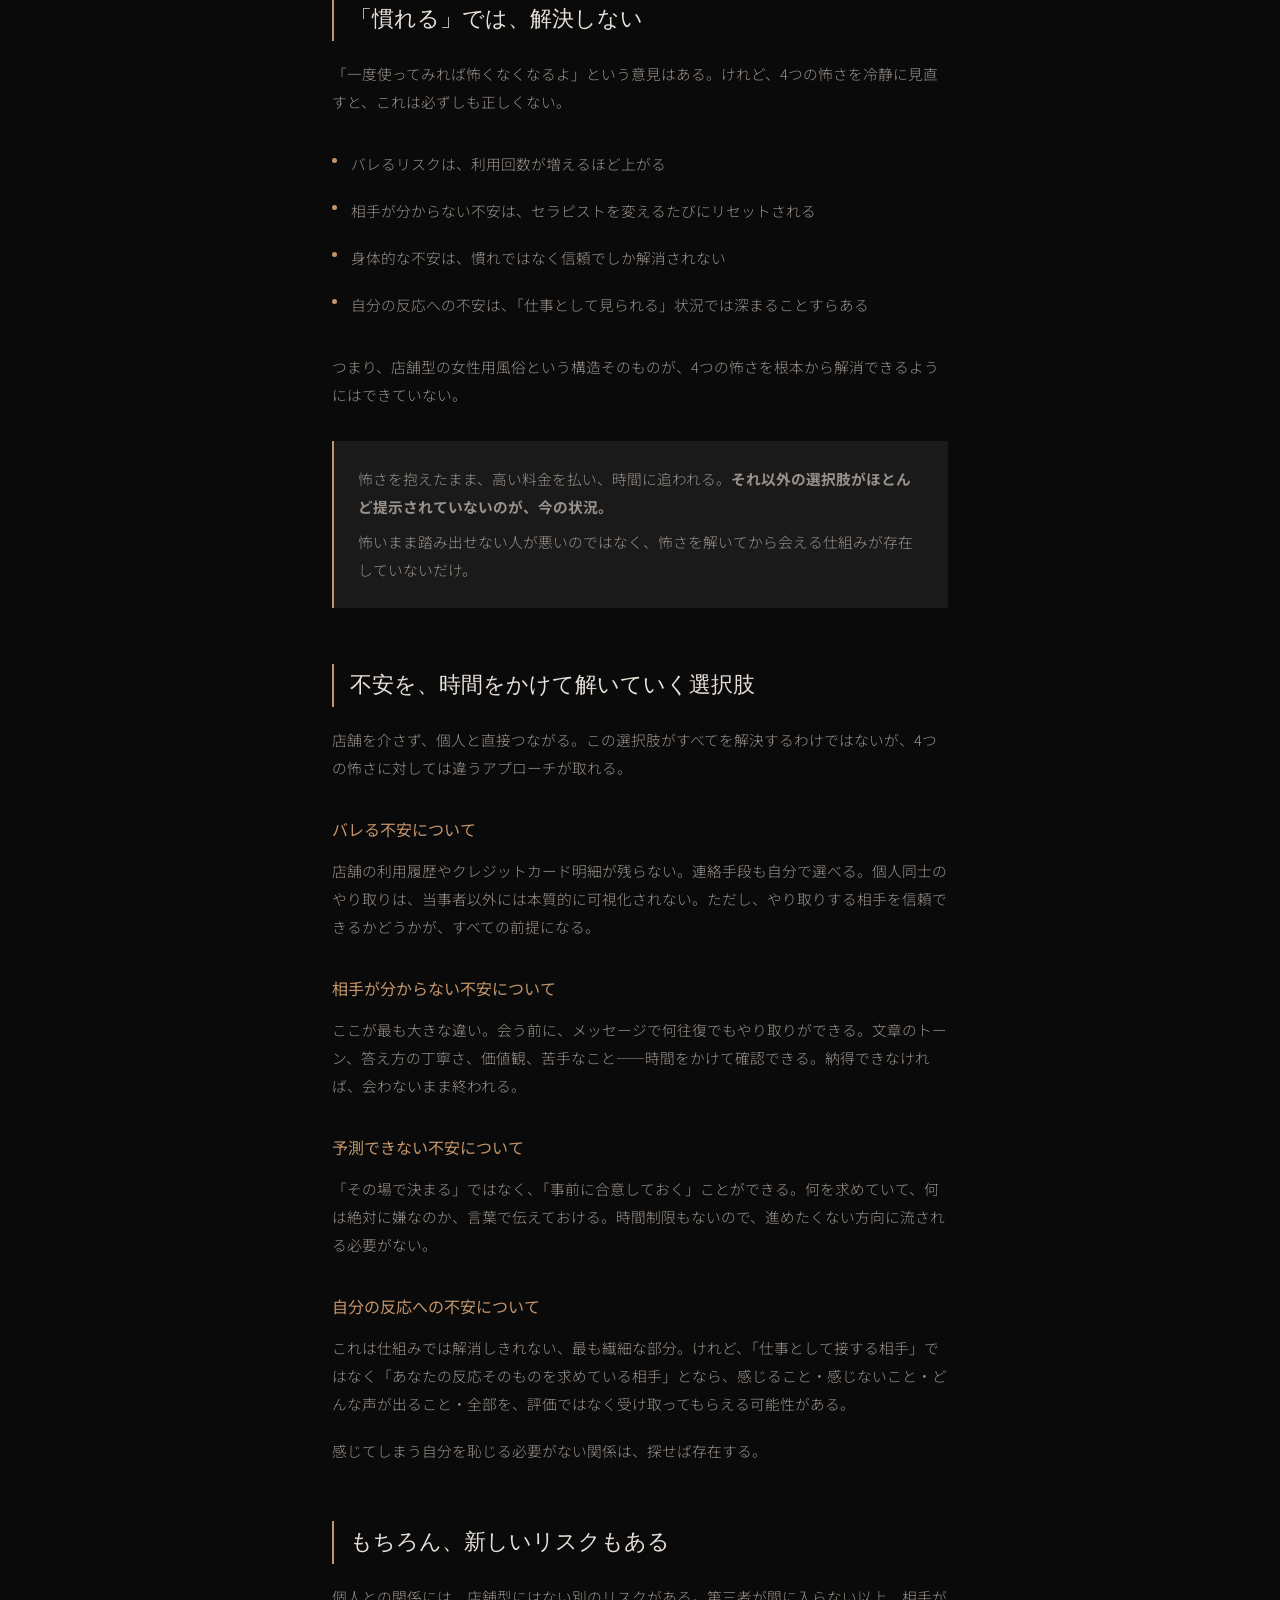
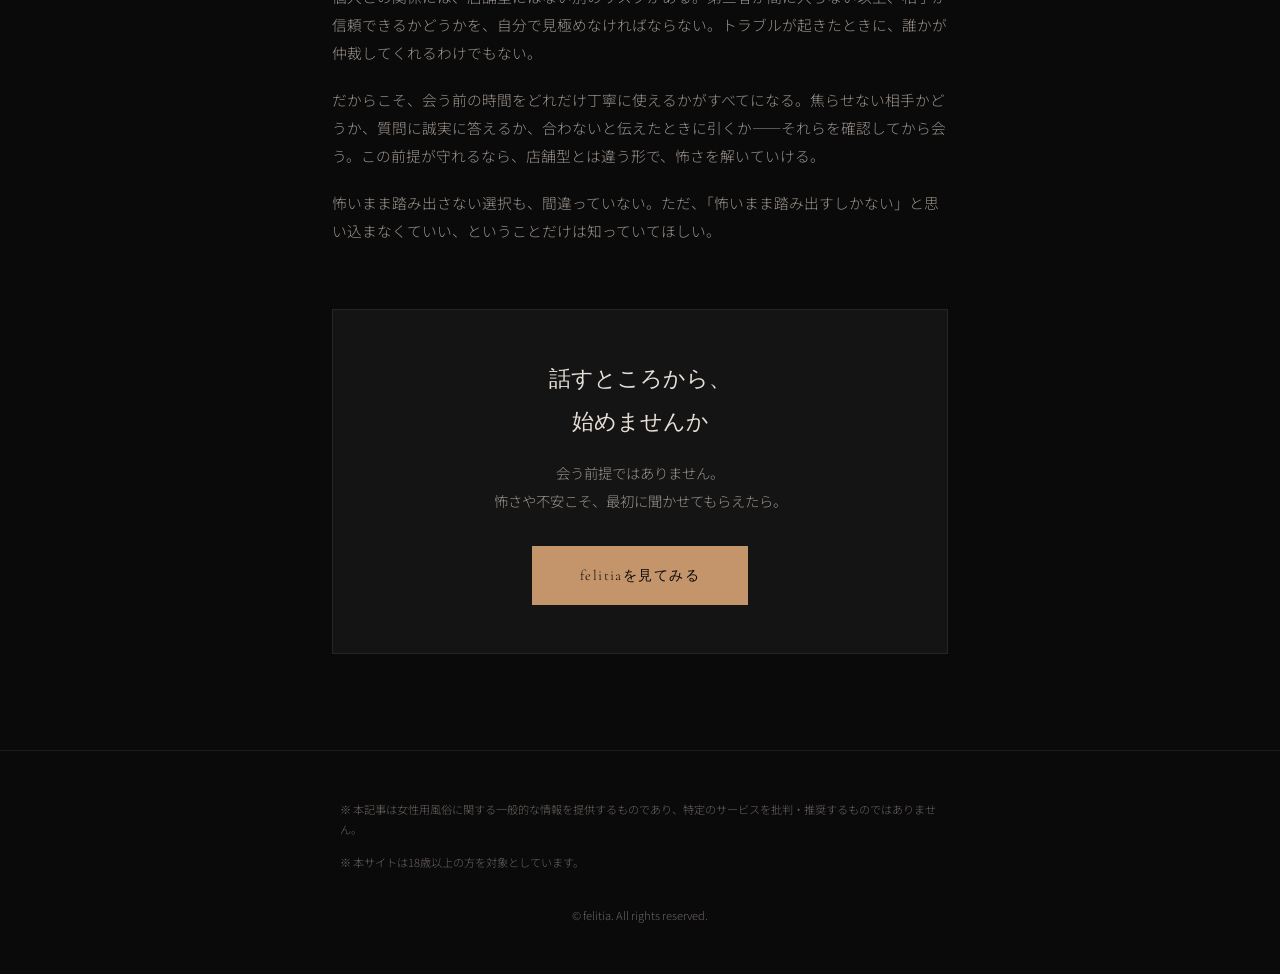
<file: blog/joshifu-kowai/index.html>
<!DOCTYPE html>
<html lang="ja">
<head>
  <meta charset="UTF-8">
  <meta name="viewport" content="width=device-width, initial-scale=1.0">
  <title>女性用風俗が怖い——その感覚は、正しい | felitia</title>
  <meta name="description" content="女性用風俗が怖い、踏み出せない——その感覚は間違っていない。怖さの4つの正体を分解したうえで、不安を抱えたまま使うしかない構造と、別の選択肢について。">
  <meta name="keywords" content="女性用風俗 怖い, 女性用風俗 不安, 女性用風俗 初めて, 女風 怖い, 女風 不安">

  <!-- OGP -->
  <meta property="og:title" content="女性用風俗が怖い——その感覚は、正しい">
  <meta property="og:description" content="女性用風俗が怖い、踏み出せない——その感覚は間違っていない。怖さの4つの正体を分解したうえで、不安を抱えたまま使うしかない構造と、別の選択肢について。">
  <meta property="og:type" content="article">
  <meta property="og:url" content="https://felitia-jp.com/blog/joshifu-kowai/">
  <meta property="og:site_name" content="felitia">
  <meta property="og:locale" content="ja_JP">

  <!-- Twitter Card -->
  <meta name="twitter:card" content="summary_large_image">
  <meta name="twitter:title" content="女性用風俗が怖い——その感覚は、正しい">
  <meta name="twitter:description" content="女性用風俗が怖い、踏み出せない——その感覚は間違っていない。怖さの4つの正体を分解する。">

  <!-- Canonical -->
  <link rel="canonical" href="https://felitia-jp.com/blog/joshifu-kowai/">

  <!-- Robots -->
  <meta name="robots" content="index, follow">
  <link rel="preconnect" href="https://fonts.googleapis.com">
  <link rel="preconnect" href="https://fonts.gstatic.com" crossorigin>
  <link href="https://fonts.googleapis.com/css2?family=Cormorant+Garamond:ital,wght@0,300;0,400;0,600;1,300;1,400&family=Noto+Sans+JP:wght@300;400;500&display=swap" rel="stylesheet">
  <link rel="stylesheet" href="/css/common.css">
  <link rel="stylesheet" href="/css/article.css">
  <!-- Google tag (gtag.js) -->
  <script async src="https://www.googletagmanager.com/gtag/js?id=G-S76FVTNVSF"></script>
  <script>
    window.dataLayer = window.dataLayer || [];
    function gtag(){dataLayer.push(arguments);}
    gtag('js', new Date());

    gtag('config', 'G-S76FVTNVSF');
  </script>
</head>
<body>

  <header class="site-header">
    <a href="/">felitia</a>
  </header>

  <article class="article-container">

    <p class="article-meta">2026.04.17</p>

    <h1 class="article-title">女性用風俗が怖い——<br>その感覚は、<em>正しい</em></h1>

    <p class="article-intro">興味はある。調べもした。でも、最後の一歩が踏み出せない——女性用風俗を前にして、そう感じている人は少なくない。「怖い」という感覚は、慎重さの表れであって、弱さではない。ここでは、その怖さの正体を4つに分解したうえで、なぜ怖さが消えないまま使うしかない構造になっているのか、そして別の選択肢について考える。</p>

    <!-- Section 1 -->
    <h2>「怖い」の正体を、4つに分ける</h2>

    <p>漠然と「怖い」と感じているとき、その中身は実は複数の不安が混ざっている。ひとつずつ見ていく。</p>

    <h3>1. バレるのが、怖い</h3>
    <p>家族、パートナー、友人、職場——誰かに知られたらどうしよう。店の利用履歴、クレジットカード明細、ホテルへの出入り、予約確認のメール。バレる経路はいくつもある。</p>
    <p>特に日本では、女性が性的な行動を選ぶこと自体に重い視線が向けられやすい。「知られたら」の想像だけで、行動を止めるには十分な力がある。</p>

    <h3>2. 相手がどんな人か、分からないのが怖い</h3>
    <p>写真とプロフィールしか、事前に知る手段がない。声のトーンも、話し方も、人柄も、会ってみるまで分からない。密室で、初対面の相手と二人きりになる——その状況設定そのものが、根源的な警戒心を引き起こす。</p>
    <p><a href="/blog/joshifu-cost/">料金</a>を払って合わなかった場合の心理的ダメージも、小さくない。</p>

    <h3>3. 何をされるか、予測できないのが怖い</h3>
    <p>コース内容は書いてあっても、実際にどこまで何をされるのかは、その場にならないと分からない。「嫌だ」と言える空気があるのか、途中でやめられるのか、想定外のことを求められないか——事前に確認できる情報には限界がある。</p>
    <p>身体的な安全への不安は、どれだけ口コミを読んでも完全には消えない。</p>

    <h3>4. 自分がどう反応してしまうかが、怖い</h3>
    <p>これは、多くの人が言語化しないまま抱えている不安。</p>
    <p>感じてしまったらどうしよう。逆に、感じなかったらどうしよう。声が出てしまったら。涙が出てしまったら。緊張して固まってしまったら。「はしたない」と思われないか、「つまらない」と思われないか——</p>
    <p>自分の身体と心が、他人の前でどう動くか予測できない。それを見られることへの恥ずかしさ。これは、女性であるほど深く刻まれている感覚かもしれない。</p>

    <!-- Section 2 -->
    <h2>「慣れる」では、解決しない</h2>

    <p>「一度使ってみれば怖くなくなるよ」という意見はある。けれど、4つの怖さを冷静に見直すと、これは必ずしも正しくない。</p>

    <ul class="content-list">
      <li>バレるリスクは、利用回数が増えるほど上がる</li>
      <li>相手が分からない不安は、セラピストを変えるたびにリセットされる</li>
      <li>身体的な不安は、慣れではなく信頼でしか解消されない</li>
      <li>自分の反応への不安は、「仕事として見られる」状況では深まることすらある</li>
    </ul>

    <p>つまり、店舗型の女性用風俗という構造そのものが、4つの怖さを根本から解消できるようにはできていない。</p>

    <div class="highlight-box">
      <p>怖さを抱えたまま、高い料金を払い、時間に追われる。<strong>それ以外の選択肢がほとんど提示されていないのが、今の状況。</strong></p>
      <p>怖いまま踏み出せない人が悪いのではなく、怖さを解いてから会える仕組みが存在していないだけ。</p>
    </div>

    <!-- Section 3 -->
    <h2>不安を、時間をかけて解いていく選択肢</h2>

    <p>店舗を介さず、個人と直接つながる。この選択肢がすべてを解決するわけではないが、4つの怖さに対しては違うアプローチが取れる。</p>

    <h3>バレる不安について</h3>
    <p>店舗の利用履歴やクレジットカード明細が残らない。連絡手段も自分で選べる。個人同士のやり取りは、当事者以外には本質的に可視化されない。ただし、やり取りする相手を信頼できるかどうかが、すべての前提になる。</p>

    <h3>相手が分からない不安について</h3>
    <p>ここが最も大きな違い。会う前に、メッセージで何往復でもやり取りができる。文章のトーン、答え方の丁寧さ、価値観、苦手なこと——時間をかけて確認できる。納得できなければ、会わないまま終われる。</p>

    <h3>予測できない不安について</h3>
    <p>「その場で決まる」ではなく、「事前に合意しておく」ことができる。何を求めていて、何は絶対に嫌なのか、言葉で伝えておける。時間制限もないので、進めたくない方向に流される必要がない。</p>

    <h3>自分の反応への不安について</h3>
    <p>これは仕組みでは解消しきれない、最も繊細な部分。けれど、「仕事として接する相手」ではなく「あなたの反応そのものを求めている相手」となら、感じること・感じないこと・どんな声が出ること・全部を、評価ではなく受け取ってもらえる可能性がある。</p>
    <p>感じてしまう自分を恥じる必要がない関係は、探せば存在する。</p>

    <!-- Section 4: honest risk -->
    <h2>もちろん、新しいリスクもある</h2>

    <p>個人との関係には、店舗型にはない別のリスクがある。第三者が間に入らない以上、相手が信頼できるかどうかを、自分で見極めなければならない。トラブルが起きたときに、誰かが仲裁してくれるわけでもない。</p>

    <p>だからこそ、会う前の時間をどれだけ丁寧に使えるかがすべてになる。焦らせない相手かどうか、質問に誠実に答えるか、合わないと伝えたときに引くか——それらを確認してから会う。この前提が守れるなら、店舗型とは違う形で、怖さを解いていける。</p>

    <p>怖いまま踏み出さない選択も、間違っていない。ただ、「怖いまま踏み出すしかない」と思い込まなくていい、ということだけは知っていてほしい。</p>

    <!-- CTA -->
    <div class="article-cta">
      <h2>話すところから、<br>始めませんか</h2>
      <p>会う前提ではありません。<br>怖さや不安こそ、最初に聞かせてもらえたら。</p>
      <a href="/#contact">felitiaを見てみる</a>
    </div>

  </article>

  <footer>
    <div class="footer-notes">
      <p>※ 本記事は女性用風俗に関する一般的な情報を提供するものであり、特定のサービスを批判・推奨するものではありません。</p>
      <p>※ 本サイトは18歳以上の方を対象としています。</p>
    </div>
    <p>&copy; felitia. All rights reserved.</p>
  </footer>

</body>
</html>
</file>
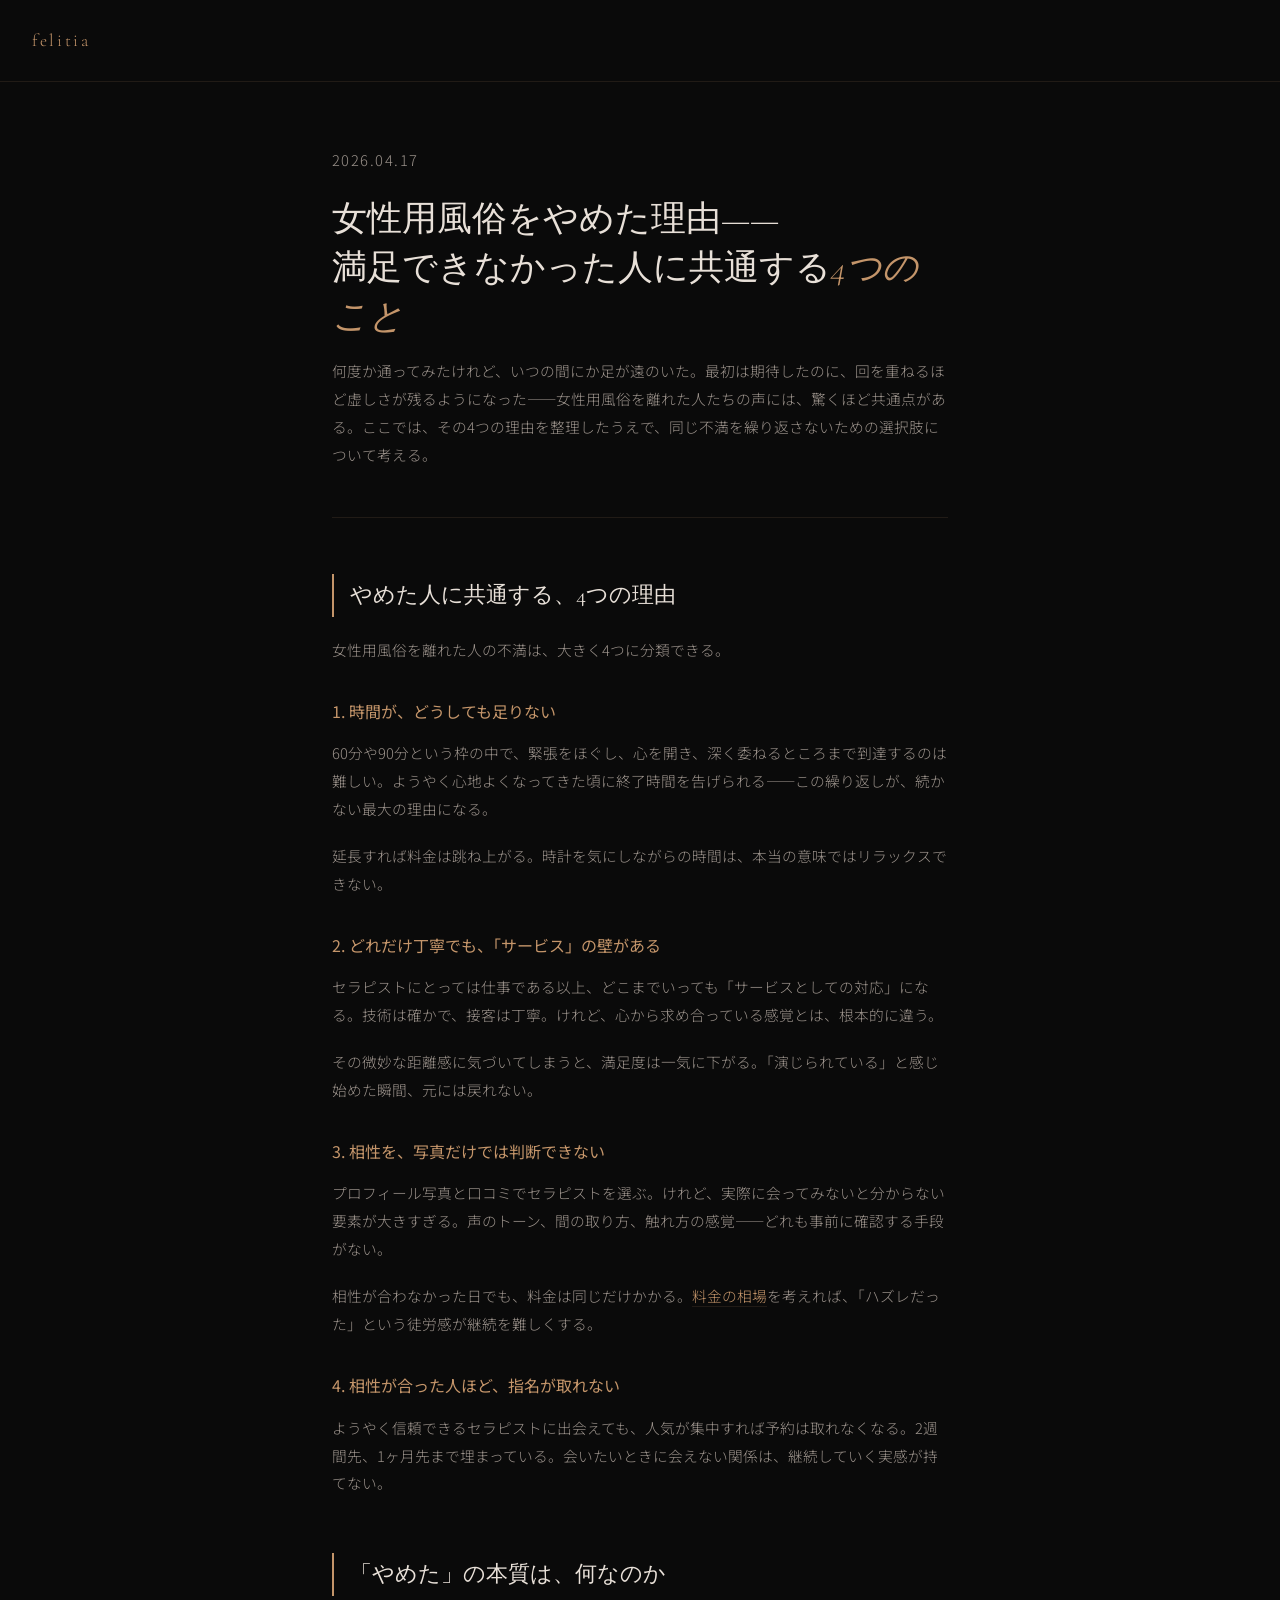
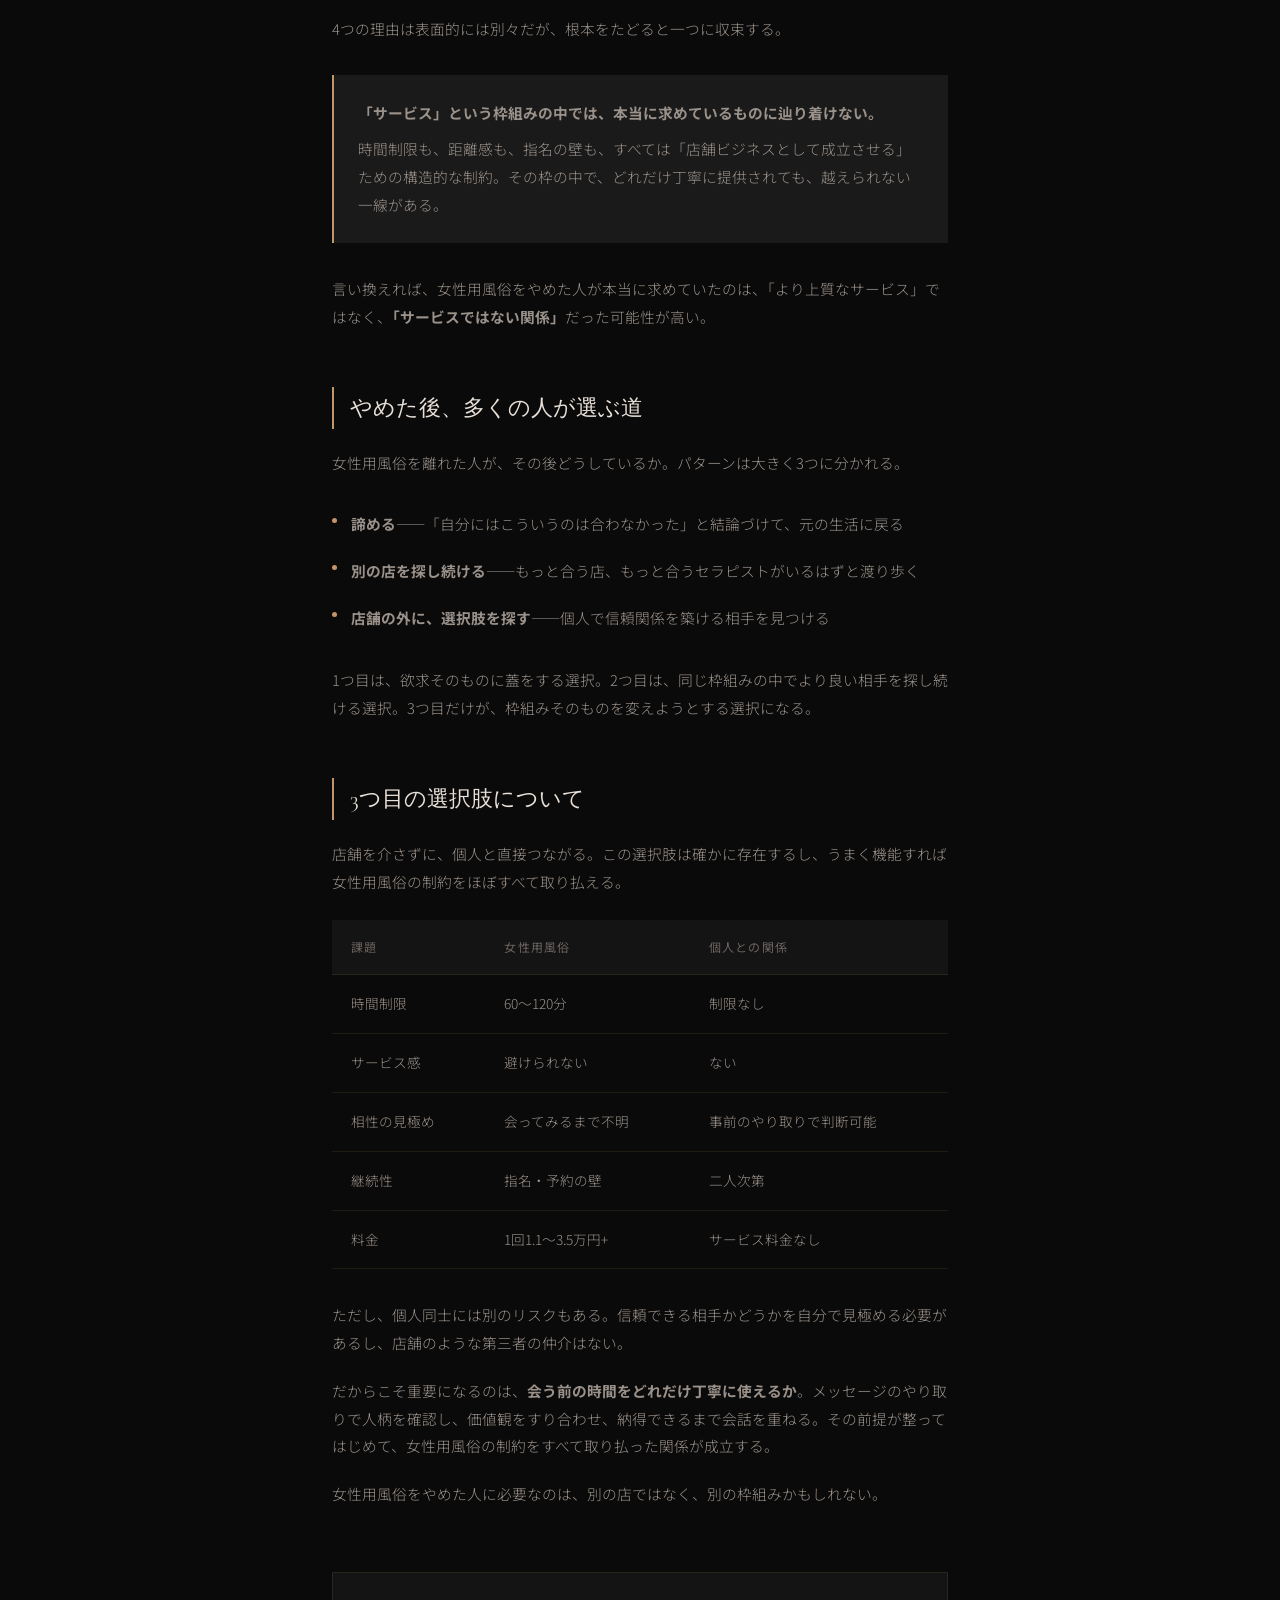
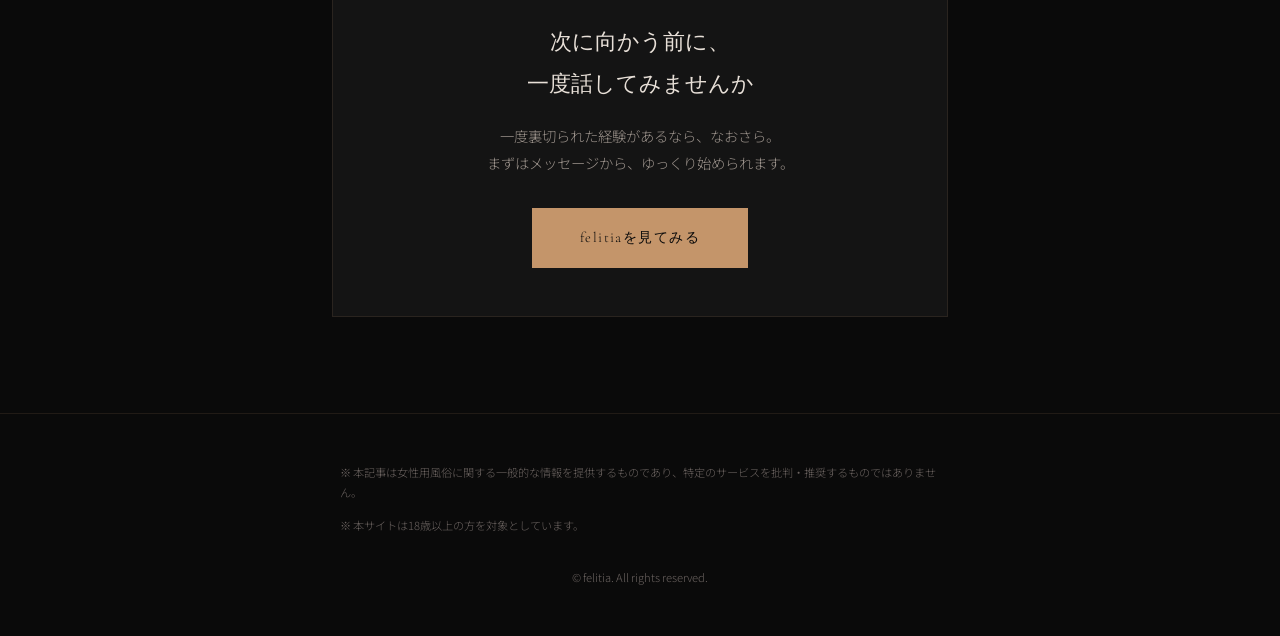
<file: blog/joshifu-yameta/index.html>
<!DOCTYPE html>
<html lang="ja">
<head>
  <meta charset="UTF-8">
  <meta name="viewport" content="width=device-width, initial-scale=1.0">
  <title>女性用風俗をやめた理由——満足できなかった人に共通する4つのこと | felitia</title>
  <meta name="description" content="女性用風俗を使ってみたけれど続かなかった、満足できなかった——そんな声に共通する理由を整理。時間制限、サービス感、相性、指名の壁。そしてその先の選択肢について。">
  <meta name="keywords" content="女性用風俗 やめた, 女性用風俗 後悔, 女性用風俗 満足できない, 女風 やめた, 女風 合わない">

  <!-- OGP -->
  <meta property="og:title" content="女性用風俗をやめた理由——満足できなかった人に共通する4つのこと">
  <meta property="og:description" content="女性用風俗を使ってみたけれど続かなかった、満足できなかった——そんな声に共通する理由を整理。時間制限、サービス感、相性、指名の壁。そしてその先の選択肢について。">
  <meta property="og:type" content="article">
  <meta property="og:url" content="https://felitia-jp.com/blog/joshifu-yameta/">
  <meta property="og:site_name" content="felitia">
  <meta property="og:locale" content="ja_JP">

  <!-- Twitter Card -->
  <meta name="twitter:card" content="summary_large_image">
  <meta name="twitter:title" content="女性用風俗をやめた理由——満足できなかった人に共通する4つのこと">
  <meta name="twitter:description" content="女性用風俗を使ってみたけれど続かなかった、満足できなかった——そんな声に共通する理由を整理。">

  <!-- Canonical -->
  <link rel="canonical" href="https://felitia-jp.com/blog/joshifu-yameta/">

  <!-- Robots -->
  <meta name="robots" content="index, follow">
  <link rel="preconnect" href="https://fonts.googleapis.com">
  <link rel="preconnect" href="https://fonts.gstatic.com" crossorigin>
  <link href="https://fonts.googleapis.com/css2?family=Cormorant+Garamond:ital,wght@0,300;0,400;0,600;1,300;1,400&family=Noto+Sans+JP:wght@300;400;500&display=swap" rel="stylesheet">
  <link rel="stylesheet" href="/css/common.css">
  <link rel="stylesheet" href="/css/article.css">
  <!-- Google tag (gtag.js) -->
  <script async src="https://www.googletagmanager.com/gtag/js?id=G-S76FVTNVSF"></script>
  <script>
    window.dataLayer = window.dataLayer || [];
    function gtag(){dataLayer.push(arguments);}
    gtag('js', new Date());

    gtag('config', 'G-S76FVTNVSF');
  </script>
</head>
<body>

  <header class="site-header">
    <a href="/">felitia</a>
  </header>

  <article class="article-container">

    <p class="article-meta">2026.04.17</p>

    <h1 class="article-title">女性用風俗をやめた理由——<br>満足できなかった人に共通する<em>4つのこと</em></h1>

    <p class="article-intro">何度か通ってみたけれど、いつの間にか足が遠のいた。最初は期待したのに、回を重ねるほど虚しさが残るようになった——女性用風俗を離れた人たちの声には、驚くほど共通点がある。ここでは、その4つの理由を整理したうえで、同じ不満を繰り返さないための選択肢について考える。</p>

    <!-- Section 1 -->
    <h2>やめた人に共通する、4つの理由</h2>

    <p>女性用風俗を離れた人の不満は、大きく4つに分類できる。</p>

    <h3>1. 時間が、どうしても足りない</h3>
    <p>60分や90分という枠の中で、緊張をほぐし、心を開き、深く委ねるところまで到達するのは難しい。ようやく心地よくなってきた頃に終了時間を告げられる——この繰り返しが、続かない最大の理由になる。</p>
    <p>延長すれば料金は跳ね上がる。時計を気にしながらの時間は、本当の意味ではリラックスできない。</p>

    <h3>2. どれだけ丁寧でも、「サービス」の壁がある</h3>
    <p>セラピストにとっては仕事である以上、どこまでいっても「サービスとしての対応」になる。技術は確かで、接客は丁寧。けれど、心から求め合っている感覚とは、根本的に違う。</p>
    <p>その微妙な距離感に気づいてしまうと、満足度は一気に下がる。「演じられている」と感じ始めた瞬間、元には戻れない。</p>

    <h3>3. 相性を、写真だけでは判断できない</h3>
    <p>プロフィール写真と口コミでセラピストを選ぶ。けれど、実際に会ってみないと分からない要素が大きすぎる。声のトーン、間の取り方、触れ方の感覚——どれも事前に確認する手段がない。</p>
    <p>相性が合わなかった日でも、料金は同じだけかかる。<a href="/blog/joshifu-cost/">料金の相場</a>を考えれば、「ハズレだった」という徒労感が継続を難しくする。</p>

    <h3>4. 相性が合った人ほど、指名が取れない</h3>
    <p>ようやく信頼できるセラピストに出会えても、人気が集中すれば予約は取れなくなる。2週間先、1ヶ月先まで埋まっている。会いたいときに会えない関係は、継続していく実感が持てない。</p>

    <!-- Section 2 -->
    <h2>「やめた」の本質は、何なのか</h2>

    <p>4つの理由は表面的には別々だが、根本をたどると一つに収束する。</p>

    <div class="highlight-box">
      <p><strong>「サービス」という枠組みの中では、本当に求めているものに辿り着けない。</strong></p>
      <p>時間制限も、距離感も、指名の壁も、すべては「店舗ビジネスとして成立させる」ための構造的な制約。その枠の中で、どれだけ丁寧に提供されても、越えられない一線がある。</p>
    </div>

    <p>言い換えれば、女性用風俗をやめた人が本当に求めていたのは、「より上質なサービス」ではなく、<strong>「サービスではない関係」</strong>だった可能性が高い。</p>

    <!-- Section 3 -->
    <h2>やめた後、多くの人が選ぶ道</h2>

    <p>女性用風俗を離れた人が、その後どうしているか。パターンは大きく3つに分かれる。</p>

    <ul class="content-list">
      <li><strong>諦める</strong>——「自分にはこういうのは合わなかった」と結論づけて、元の生活に戻る</li>
      <li><strong>別の店を探し続ける</strong>——もっと合う店、もっと合うセラピストがいるはずと渡り歩く</li>
      <li><strong>店舗の外に、選択肢を探す</strong>——個人で信頼関係を築ける相手を見つける</li>
    </ul>

    <p>1つ目は、欲求そのものに蓋をする選択。2つ目は、同じ枠組みの中でより良い相手を探し続ける選択。3つ目だけが、枠組みそのものを変えようとする選択になる。</p>

    <!-- Section 4 -->
    <h2>3つ目の選択肢について</h2>

    <p>店舗を介さずに、個人と直接つながる。この選択肢は確かに存在するし、うまく機能すれば女性用風俗の制約をほぼすべて取り払える。</p>

    <table class="price-table">
      <thead>
        <tr>
          <th>課題</th>
          <th>女性用風俗</th>
          <th>個人との関係</th>
        </tr>
      </thead>
      <tbody>
        <tr>
          <td>時間制限</td>
          <td>60〜120分</td>
          <td>制限なし</td>
        </tr>
        <tr>
          <td>サービス感</td>
          <td>避けられない</td>
          <td>ない</td>
        </tr>
        <tr>
          <td>相性の見極め</td>
          <td>会ってみるまで不明</td>
          <td>事前のやり取りで判断可能</td>
        </tr>
        <tr>
          <td>継続性</td>
          <td>指名・予約の壁</td>
          <td>二人次第</td>
        </tr>
        <tr>
          <td>料金</td>
          <td>1回1.1〜3.5万円+</td>
          <td>サービス料金なし</td>
        </tr>
      </tbody>
    </table>

    <p>ただし、個人同士には別のリスクもある。信頼できる相手かどうかを自分で見極める必要があるし、店舗のような第三者の仲介はない。</p>

    <p>だからこそ重要になるのは、<strong>会う前の時間をどれだけ丁寧に使えるか</strong>。メッセージのやり取りで人柄を確認し、価値観をすり合わせ、納得できるまで会話を重ねる。その前提が整ってはじめて、女性用風俗の制約をすべて取り払った関係が成立する。</p>

    <p>女性用風俗をやめた人に必要なのは、別の店ではなく、別の枠組みかもしれない。</p>

    <!-- CTA -->
    <div class="article-cta">
      <h2>次に向かう前に、<br>一度話してみませんか</h2>
      <p>一度裏切られた経験があるなら、なおさら。<br>まずはメッセージから、ゆっくり始められます。</p>
      <a href="/#contact">felitiaを見てみる</a>
    </div>

  </article>

  <footer>
    <div class="footer-notes">
      <p>※ 本記事は女性用風俗に関する一般的な情報を提供するものであり、特定のサービスを批判・推奨するものではありません。</p>
      <p>※ 本サイトは18歳以上の方を対象としています。</p>
    </div>
    <p>&copy; felitia. All rights reserved.</p>
  </footer>

</body>
</html>
</file>
<file: css/common.css>
/* ============================================
   felitia / common.css
   共通スタイル（LP・記事で共有）
   ============================================ */

:root {
  --bg: #0a0a0a;
  --bg-elevated: #141414;
  --bg-card: #1a1a1a;
  --text-primary: #e8e0d8;
  --text-secondary: #9a918a;
  --text-muted: #6b6360;
  --accent: #c4956a;
  --accent-soft: rgba(196, 149, 106, 0.15);
  --accent-hover: #d4a87a;
  --border: rgba(196, 149, 106, 0.12);
  --serif: 'Cormorant Garamond', serif;
  --sans: 'Noto Sans JP', sans-serif;
}

/* ── Reset ── */
* { margin: 0; padding: 0; box-sizing: border-box; }

html {
  scroll-behavior: smooth;
  font-size: 16px;
}

body {
  background: var(--bg);
  color: var(--text-primary);
  font-family: var(--sans);
  font-weight: 300;
  line-height: 1.9;
  -webkit-font-smoothing: antialiased;
  overflow-x: hidden;
}

/* ── Divider ── */
.divider {
  width: 60px;
  height: 1px;
  background: var(--accent);
  margin: 0 auto;
  opacity: 0.4;
}

/* ── Age Banner ── */
.age-banner {
  text-align: center;
  padding: 1.5rem 2rem;
  background: var(--bg-elevated);
  border-top: 1px solid var(--border);
  border-bottom: 1px solid var(--border);
}

.age-banner p {
  font-size: 0.8rem;
  color: var(--text-secondary);
  letter-spacing: 0.05em;
  margin: 0;
}

/* ── Footer ── */
footer {
  text-align: center;
  padding: 3rem 2rem;
  font-size: 0.7rem;
  color: var(--text-muted);
  border-top: 1px solid var(--border);
}

.footer-notes {
  max-width: 600px;
  margin: 0 auto 2rem;
  font-size: 0.7rem;
  color: var(--text-muted);
  line-height: 1.8;
  text-align: left;
}

.footer-notes p {
  margin-bottom: 0.8rem;
}

/* ── Animations ── */
@keyframes fadeUp {
  from { opacity: 0; transform: translateY(20px); }
  to { opacity: 1; transform: translateY(0); }
}

@keyframes fadeIn {
  from { opacity: 0; }
  to { opacity: 1; }
}

@keyframes scrollPulse {
  0%, 100% { opacity: 0.3; }
  50% { opacity: 0.8; }
}

/* ── Reveal (scroll animation) ── */
.reveal {
  opacity: 0;
  transform: translateY(30px);
  transition: all 0.8s ease;
}

.reveal.visible {
  opacity: 1;
  transform: translateY(0);
}
</file>
<file: css/landing.css>
/* ============================================
   felitia / landing.css
   LP（トップページ）固有スタイル
   ============================================ */

/* ── Hero ── */
.hero {
  min-height: 100vh;
  display: flex;
  flex-direction: column;
  justify-content: center;
  align-items: center;
  text-align: center;
  padding: 2rem;
  position: relative;
}

.hero::before {
  content: '';
  position: absolute;
  top: 0; left: 0; right: 0; bottom: 0;
  background: radial-gradient(ellipse at 50% 30%, rgba(196, 149, 106, 0.06) 0%, transparent 70%);
  pointer-events: none;
}

.hero-eyebrow {
  font-family: var(--serif);
  font-size: 0.85rem;
  letter-spacing: 0.3em;
  text-transform: uppercase;
  color: var(--accent);
  margin-bottom: 2rem;
  opacity: 0;
  animation: fadeUp 1s 0.3s forwards;
}

.hero-title {
  font-family: var(--serif);
  font-size: clamp(1.8rem, 5.5vw, 3.6rem);
  font-weight: 300;
  line-height: 1.4;
  color: var(--text-primary);
  margin-bottom: 3rem;
  opacity: 0;
  animation: fadeUp 1s 0.6s forwards;
}

.hero-title em {
  font-style: italic;
  color: var(--accent);
}

.hero-cta {
  display: inline-block;
  padding: 1rem 3rem;
  border: 1px solid var(--accent);
  color: var(--accent);
  text-decoration: none;
  font-family: var(--serif);
  font-size: 0.9rem;
  letter-spacing: 0.15em;
  transition: all 0.4s ease;
  opacity: 0;
  animation: fadeUp 1s 1.2s forwards;
}

.hero-cta:hover {
  background: var(--accent);
  color: var(--bg);
}

.scroll-indicator {
  position: absolute;
  bottom: 2rem;
  left: 50%;
  transform: translateX(-50%);
  display: flex;
  flex-direction: column;
  align-items: center;
  gap: 0.5rem;
  color: var(--text-muted);
  font-size: 0.7rem;
  letter-spacing: 0.2em;
  opacity: 0;
  animation: fadeIn 1s 2s forwards;
}

.scroll-line {
  width: 1px;
  height: 40px;
  background: linear-gradient(to bottom, var(--accent), transparent);
  animation: scrollPulse 2s infinite;
}

/* ── Section common (LP) ── */
section {
  padding: 6rem 2rem;
  max-width: 720px;
  margin: 0 auto;
}

.section-label {
  font-family: var(--serif);
  font-size: 0.75rem;
  letter-spacing: 0.3em;
  text-transform: uppercase;
  color: var(--accent);
  margin-bottom: 1.5rem;
}

.section-title {
  font-family: var(--serif);
  font-size: clamp(1.4rem, 3.5vw, 2rem);
  font-weight: 300;
  line-height: 1.5;
  margin-bottom: 2rem;
  color: var(--text-primary);
}

.section-title em {
  font-style: italic;
  color: var(--accent);
}

.body-text {
  font-size: 0.92rem;
  color: var(--text-secondary);
  margin-bottom: 1.2rem;
}

/* ── Affinity ── */
.affinity-quote {
  font-family: var(--serif);
  font-size: 1.3rem;
  font-style: italic;
  line-height: 1.7;
  color: var(--text-primary);
  padding: 2rem 0;
  border-top: 1px solid var(--border);
  border-bottom: 1px solid var(--border);
  margin: 2rem 0;
}

/* ── Pain ── */
.pain-list {
  list-style: none;
  display: flex;
  flex-direction: column;
  gap: 1rem;
}

.pain-list li {
  padding: 1.2rem 1.5rem;
  background: var(--bg-card);
  border-left: 2px solid var(--accent);
  color: var(--text-secondary);
  font-size: 0.92rem;
}

/* ── Process ── */
.process-section {
  background: var(--bg-elevated);
  max-width: none !important;
  padding: 6rem 2rem !important;
}

.process-inner {
  max-width: 680px;
  margin: 0 auto;
}

.process-steps {
  display: flex;
  flex-direction: column;
  gap: 2.5rem;
  margin-top: 2.5rem;
}

.process-step {
  display: flex;
  gap: 2rem;
  align-items: flex-start;
}

.process-step-num {
  font-family: var(--serif);
  font-size: 2.5rem;
  color: var(--accent);
  line-height: 1;
  flex-shrink: 0;
  opacity: 0.5;
  font-style: italic;
}

.process-step-body h3 {
  font-family: var(--serif);
  font-weight: 400;
  font-size: 1.1rem;
  margin-bottom: 0.5rem;
  color: var(--text-primary);
}

.process-step-body p {
  font-size: 0.9rem;
  color: var(--text-secondary);
  line-height: 1.8;
}

/* ── Difference ── */
.diff-grid {
  display: grid;
  grid-template-columns: 1fr 1fr;
  gap: 1px;
  background: var(--border);
  margin-top: 2rem;
}

.diff-cell {
  padding: 1.3rem;
  background: var(--bg);
  font-size: 0.85rem;
}

.diff-cell.header {
  background: var(--bg-elevated);
  color: var(--text-muted);
  font-size: 0.75rem;
  letter-spacing: 0.1em;
  text-transform: uppercase;
}

.diff-cell.highlight {
  color: var(--accent);
}

/* ── Experience ── */
.experience-lines {
  display: flex;
  flex-direction: column;
  gap: 1.8rem;
  margin-top: 2.5rem;
}

.experience-line {
  font-family: var(--serif);
  font-size: 1.2rem;
  font-style: italic;
  color: var(--text-primary);
  line-height: 1.6;
  padding-left: 1.5rem;
  border-left: 1px solid var(--accent);
}

.experience-body {
  margin-top: 2.5rem;
  font-size: 0.9rem;
  color: var(--text-secondary);
}

/* ── Continuity ── */
.continuity-section {
  background: var(--bg-elevated);
  max-width: none !important;
  padding: 6rem 2rem !important;
}

.continuity-inner {
  max-width: 680px;
  margin: 0 auto;
}

.continuity-body {
  font-size: 0.92rem;
  color: var(--text-secondary);
  margin-bottom: 1.2rem;
}

.continuity-highlight {
  font-family: var(--serif);
  font-size: 1.2rem;
  font-style: italic;
  color: var(--text-primary);
  line-height: 1.7;
  padding: 1.5rem 0;
  border-top: 1px solid var(--border);
  border-bottom: 1px solid var(--border);
  margin: 2rem 0;
}

/* ── Narrow ── */
.narrow-grid {
  display: grid;
  grid-template-columns: 1fr 1fr;
  gap: 2rem;
  margin-top: 2rem;
}

.narrow-card {
  padding: 1.8rem;
  background: var(--bg-card);
  border: 1px solid var(--border);
}

.narrow-card h3 {
  font-family: var(--serif);
  font-weight: 400;
  font-size: 1.05rem;
  margin-bottom: 1rem;
}

.narrow-card.for h3 { color: var(--accent); }
.narrow-card.not h3 { color: var(--text-muted); }

.narrow-card ul { list-style: none; }

.narrow-card li {
  font-size: 0.85rem;
  color: var(--text-secondary);
  padding: 0.4rem 0 0.4rem 1rem;
  position: relative;
}

.narrow-card.for li::before {
  content: '○';
  position: absolute;
  left: 0;
  color: var(--accent);
  font-size: 0.7rem;
  top: 0.6rem;
}

.narrow-card.not li::before {
  content: '×';
  position: absolute;
  left: 0;
  color: var(--text-muted);
  font-size: 0.7rem;
  top: 0.6rem;
}

/* ── Safety ── */
.safety-grid {
  display: grid;
  grid-template-columns: 1fr 1fr;
  gap: 1.5rem;
  margin-top: 2rem;
}

.safety-card {
  padding: 1.5rem;
  border: 1px solid var(--border);
  background: var(--bg-elevated);
}

.safety-card h3 {
  font-family: var(--serif);
  font-weight: 400;
  font-size: 1rem;
  margin-bottom: 0.5rem;
  color: var(--accent);
}

.safety-card p {
  font-size: 0.85rem;
  color: var(--text-secondary);
}

/* ── CTA ── */
.cta-section {
  text-align: center;
  padding: 8rem 2rem;
  position: relative;
}

.cta-section::before {
  content: '';
  position: absolute;
  top: 0; left: 0; right: 0; bottom: 0;
  background: radial-gradient(ellipse at 50% 50%, rgba(196, 149, 106, 0.04) 0%, transparent 70%);
  pointer-events: none;
}

.cta-title {
  font-family: var(--serif);
  font-size: clamp(1.5rem, 4vw, 2.3rem);
  font-weight: 300;
  margin-bottom: 1rem;
  line-height: 1.5;
}

.cta-title em {
  font-style: italic;
  color: var(--accent);
}

.cta-sub {
  font-size: 0.9rem;
  color: var(--text-secondary);
  margin-bottom: 2.5rem;
  max-width: 420px;
  margin-left: auto;
  margin-right: auto;
}

.cta-button {
  display: inline-block;
  padding: 1.2rem 4rem;
  background: var(--accent);
  color: var(--bg);
  text-decoration: none;
  font-family: var(--serif);
  font-size: 0.95rem;
  letter-spacing: 0.1em;
  transition: all 0.4s ease;
}

.cta-button:hover {
  background: var(--accent-hover);
  transform: translateY(-1px);
}

.cta-reassurance {
  margin-top: 1.5rem;
  font-size: 0.8rem;
  color: var(--text-muted);
  line-height: 1.8;
}

/* ── Responsive ── */
@media (max-width: 600px) {
  section { padding: 4rem 1.5rem; }
  .process-section,
  .continuity-section { padding: 4rem 1.5rem !important; }
  .diff-cell { padding: 1rem 0.8rem; font-size: 0.75rem; }
  .diff-cell.header { font-size: 0.65rem; }
  .process-step { gap: 1.2rem; }
  .process-step-num { font-size: 2rem; }
}

@media (max-width: 600px) {
  .narrow-grid { grid-template-columns: 1fr; }
}

@media (max-width: 500px) {
  .safety-grid { grid-template-columns: 1fr; }
}
</file>
<file: css/article.css>
/* ============================================
   felitia / article.css
   記事ページ固有スタイル
   ============================================ */

/* ── Header ── */
.site-header {
  padding: 1.5rem 2rem;
  border-bottom: 1px solid var(--border);
}

.site-header a {
  font-family: var(--serif);
  font-size: 1.1rem;
  color: var(--accent);
  text-decoration: none;
  letter-spacing: 0.15em;
}

/* ── Article ── */
.article-container {
  max-width: 680px;
  margin: 0 auto;
  padding: 4rem 2rem 6rem;
}

.article-meta {
  font-size: 0.75rem;
  color: var(--text-muted);
  letter-spacing: 0.1em;
  margin-bottom: 2rem;
}

.article-title {
  font-family: var(--serif);
  font-size: clamp(1.6rem, 4vw, 2.2rem);
  font-weight: 300;
  line-height: 1.4;
  margin-bottom: 1rem;
  color: var(--text-primary);
}

.article-title em {
  font-style: italic;
  color: var(--accent);
}

.article-intro {
  font-size: 0.95rem;
  color: var(--text-secondary);
  margin-bottom: 3rem;
  padding-bottom: 3rem;
  border-bottom: 1px solid var(--border);
}

/* ── Content ── */
.article-container h2 {
  font-family: var(--serif);
  font-size: 1.4rem;
  font-weight: 400;
  margin-top: 3.5rem;
  margin-bottom: 1.2rem;
  color: var(--text-primary);
  padding-left: 1rem;
  border-left: 2px solid var(--accent);
}

.article-container h3 {
  font-size: 1rem;
  font-weight: 400;
  margin-top: 2rem;
  margin-bottom: 0.8rem;
  color: var(--accent);
}

.article-container p {
  font-size: 0.92rem;
  color: var(--text-secondary);
  margin-bottom: 1.2rem;
}

.article-container p a {
  color: var(--accent);
  text-decoration: none;
  border-bottom: 1px solid var(--border);
  transition: all 0.3s ease;
}

.article-container p a:hover {
  color: var(--accent-hover);
  border-bottom-color: var(--accent);
}

/* ── Price table ── */
.price-table {
  width: 100%;
  border-collapse: collapse;
  margin: 1.5rem 0 2rem;
  font-size: 0.85rem;
}

.price-table th,
.price-table td {
  padding: 1rem 1.2rem;
  text-align: left;
  border-bottom: 1px solid var(--border);
}

.price-table th {
  background: var(--bg-elevated);
  color: var(--text-muted);
  font-weight: 400;
  font-size: 0.75rem;
  letter-spacing: 0.1em;
  text-transform: uppercase;
}

.price-table td {
  color: var(--text-secondary);
}

/* ── Highlight box ── */
.highlight-box {
  background: var(--bg-card);
  border-left: 2px solid var(--accent);
  padding: 1.5rem;
  margin: 2rem 0;
}

.highlight-box p {
  margin-bottom: 0.5rem;
  color: var(--text-secondary);
}

.highlight-box p:last-child {
  margin-bottom: 0;
}

/* ── Content list ── */
.content-list {
  list-style: none;
  margin: 1.5rem 0;
}

.content-list li {
  padding: 0.6rem 0 0.6rem 1.2rem;
  position: relative;
  font-size: 0.92rem;
  color: var(--text-secondary);
}

.content-list li::before {
  content: '';
  position: absolute;
  left: 0;
  top: 1.1rem;
  width: 5px;
  height: 5px;
  background: var(--accent);
  border-radius: 50%;
}

/* ── Article CTA ── */
.article-cta {
  margin-top: 4rem;
  padding: 3rem;
  background: var(--bg-elevated);
  border: 1px solid var(--border);
  text-align: center;
}

.article-cta h2 {
  border: none;
  padding: 0;
  text-align: center;
  margin-top: 0;
  margin-bottom: 1rem;
}

.article-cta p {
  max-width: 400px;
  margin: 0 auto 2rem;
  font-size: 0.9rem;
}

.article-cta a {
  display: inline-block;
  padding: 1rem 3rem;
  background: var(--accent);
  color: var(--bg);
  text-decoration: none;
  font-family: var(--serif);
  font-size: 0.9rem;
  letter-spacing: 0.1em;
  transition: all 0.4s ease;
}

.article-cta a:hover {
  background: var(--accent-hover);
  transform: translateY(-1px);
}

/* ── Responsive ── */
@media (max-width: 600px) {
  .article-container { padding: 3rem 1.5rem 4rem; }
  .article-cta { padding: 2rem 1.5rem; }
}
</file>
